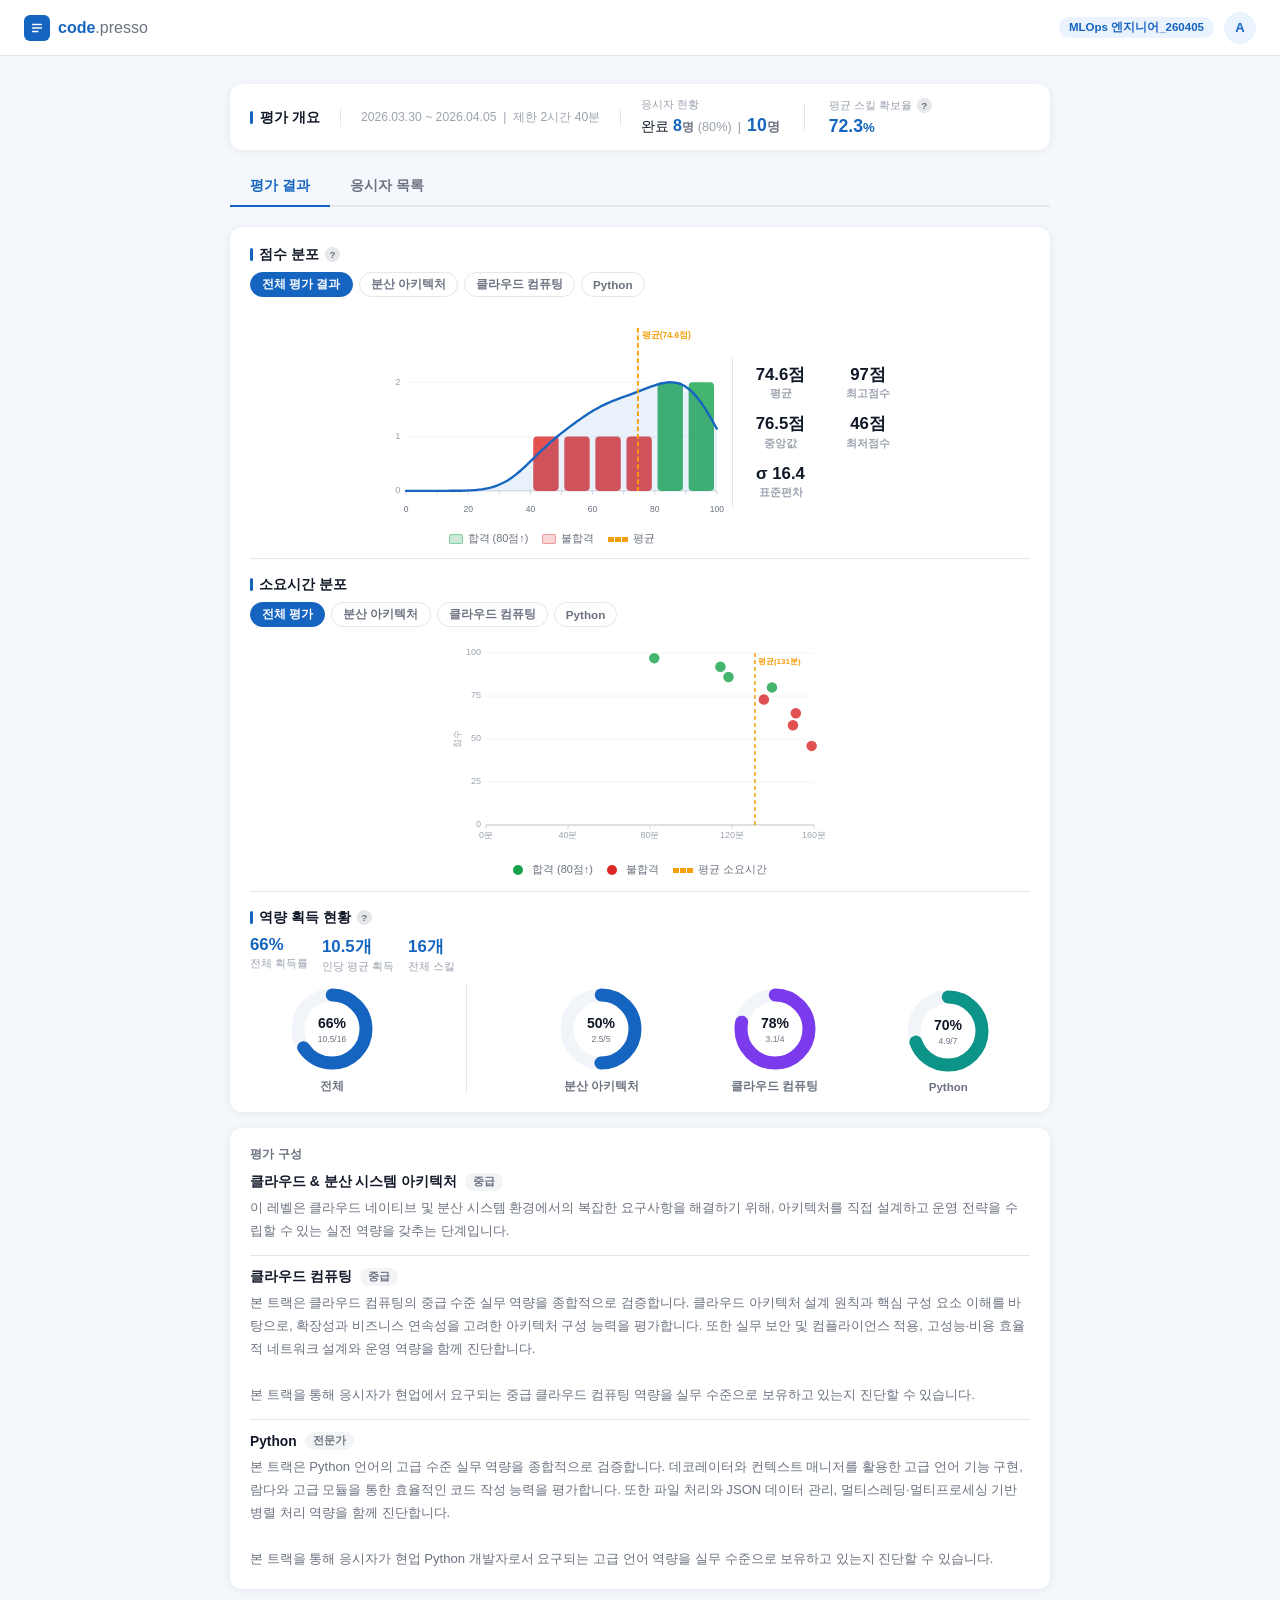
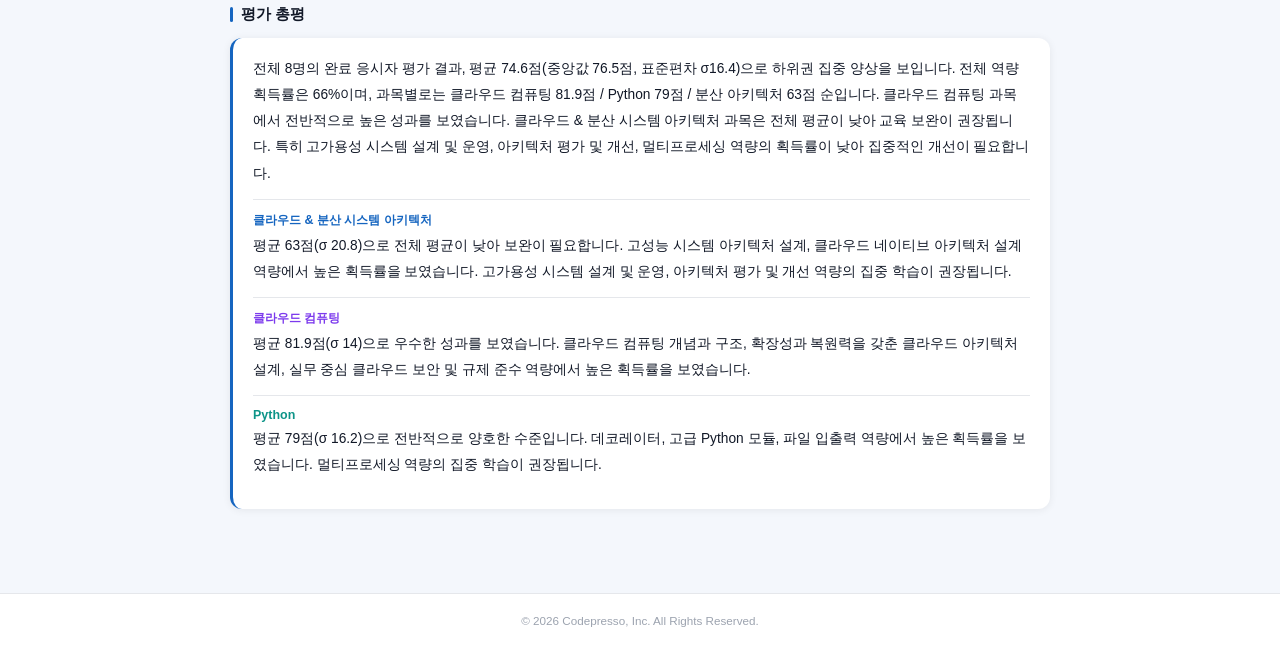
<file: index.html>
<!DOCTYPE html>
<html lang="ko">
<head>
  <meta charset="UTF-8" />
  <meta name="viewport" content="width=device-width, initial-scale=1.0" />
  <title>평가 관리 대시보드 | code.presso</title>
  <link rel="stylesheet" href="css/style.css?v=20260423f" />
</head>
<body>
<div class="app">

  <!-- ─── 탑바 ─── -->
  <nav class="topbar">
    <div class="topbar-brand" onclick="goMain('results')">
      <div class="brand-icon">
        <svg viewBox="0 0 20 20"><path d="M3 4h14v2H3zm0 5h14v2H3zm0 5h9v2H3z"/></svg>
      </div>
      <span class="brand-name">code<span>.presso</span></span>
    </div>
    <div id="breadcrumb" class="breadcrumb"></div>
    <div class="topbar-user">
      <span class="eval-badge" id="eval-badge-name">MLOps 엔지니어_260405</span>
      <div class="avatar">A</div>
    </div>
  </nav>

  <!-- ─── 콘텐츠 ─── -->
  <div class="content-wrap">

    <!-- ══════════════════════════════════
         PAGE 1: 메인 대시보드
    ══════════════════════════════════ -->
    <div id="page-main" class="page active">

      <!-- 평가 개요 바 (인라인 통계 포함) -->
      <div class="eval-overview-bar">
        <div class="eval-overview-title">평가 개요</div>
        <div class="eval-period">2026.03.30 ~ 2026.04.05 &nbsp;|&nbsp; 제한 2시간 40분</div>
        <div class="eval-stats-inline">
          <div class="esi-item">
            <span class="esi-lbl" style="margin-bottom:3px;">응시자 현황</span>
            <div style="display:flex; align-items:baseline; gap:6px; flex-wrap:wrap;">
              <span style="font-size:0.85rem;">완료 <span class="esi-val" id="main-esi-done" style="font-size:1rem;">8<span style="font-size:0.75em;font-weight:600;color:var(--text-sub);">명</span></span> <span id="main-esi-rate-pct" style="font-size:0.8rem; color:var(--text-mute);">(80%)</span></span>
              <span style="font-size:0.8rem; color:var(--text-mute);">|</span>
              <span class="esi-val" id="main-esi-total">10<span style="font-size:0.75em;font-weight:600;color:var(--text-sub);">명</span></span>
            </div>
          </div>
          <div class="esi-divider"></div>
          <div class="esi-item">
            <span class="esi-lbl" style="margin-bottom:3px; display:flex; align-items:center; gap:5px;">평균 스킬 확보율 <span class="info-icon">?<span class="info-tip">완료 응시자 각각의 스킬 확보율을 평균낸 값입니다. 개인별 스킬 확보율은 해당 응시자가 획득한 역량 수를 전체 역량 수로 나눈 비율입니다.</span></span></span>
            <span class="esi-val warn" id="main-esi-rate">71.7<span style="font-size:0.75em;font-weight:600;">%</span></span>
          </div>
        </div>
      </div>

      <!-- 메인 탭 버튼 -->
      <div class="main-tab-nav">
        <button class="main-tab-btn active" id="main-tab-btn-results" onclick="setMainTab('results')">평가 결과</button>
        <button class="main-tab-btn" id="main-tab-btn-examinees" onclick="setMainTab('examinees')">응시자 목록</button>
      </div>

      <!-- 탭 콘텐츠: 평가 결과 -->
      <div id="main-tab-results" class="main-tab-content">
        <!-- 인사이트 통합 카드 -->
        <div class="insight-card" style="margin-bottom:16px;">
          <!-- 점수 분포 + 탭 -->
          <div class="insight-header">점수 분포 <span class="info-icon">?<span class="info-tip">전체 응시자의 점수를 히스토그램으로 시각화합니다. 점선(황색)은 평균, 실선(초록)은 합격선(80점)을 나타냅니다.</span></span></div>
          <div class="ins-tab-group" id="ins-score-tabs"></div>
          <!-- 차트(좌) + 통계(우) -->
          <div style="display:flex; gap:0; align-items:center; justify-content:center;">
            <div class="kde-graph-area">
              <svg id="ins-score-curve" class="chart-svg" height="170" viewBox="0 0 380 170"></svg>
              <div class="kde-legend" style="margin-top:5px; margin-bottom:12px;">
                <div class="kde-legend-item">
                  <span class="kde-leg-bar" style="background:rgba(22,163,74,0.22);border:1px solid rgba(22,163,74,0.4);"></span>합격 (80점↑)
                </div>
                <div class="kde-legend-item">
                  <span class="kde-leg-bar" style="background:rgba(220,38,38,0.18);border:1px solid rgba(220,38,38,0.35);"></span>불합격
                </div>
                <div class="kde-legend-item">
                  <span class="kde-leg-line" style="border-color:#F59E0B; border-style:dashed;"></span>평균
                </div>
              </div>
            </div>
            <div id="ins-score-stats" style="display:flex;"></div>
          </div>
          <!-- 구분선 -->
          <div style="border-top:1px solid var(--border); margin:0 0 16px;"></div>
          <!-- 소요시간 분포 -->
          <div class="insight-header">소요시간 분포</div>
          <div class="ins-tab-group" id="ins-time-tabs"></div>

          <svg id="ins-time-scatter" class="chart-svg" style="margin-bottom:4px;"></svg>
          <div class="kde-legend" style="margin-bottom:14px;">
            <div class="kde-legend-item"><span style="display:inline-block;width:10px;height:10px;border-radius:50%;background:#16A34A;margin-right:4px;"></span>합격 (80점↑)</div>
            <div class="kde-legend-item"><span style="display:inline-block;width:10px;height:10px;border-radius:50%;background:#DC2626;margin-right:4px;"></span>불합격</div>
            <div class="kde-legend-item"><span class="kde-leg-line" style="border-color:#F59E0B;border-style:dashed;"></span>평균 소요시간</div>
          </div>
          <!-- 구분선 -->
          <div style="border-top:1px solid var(--border); margin:0 0 16px;"></div>
          <!-- 하단: 역량 획득 현황 -->
          <div class="insight-header">역량 획득 현황 <span class="info-icon">?<span class="info-tip">응시자별로 각 역량(스킬)을 획득했는지 집계하여 트랙별 도넛 차트로 표시합니다. 도넛 안의 숫자는 인당 평균 획득 역량 수 / 전체 역량 수입니다.</span></span></div>
          <div class="insight-stats" id="ins-skill-stats"></div>
          <div class="donut-row" id="ins-skill-donuts"></div>
        </div>

        <!-- 평가 구성 -->
        <div class="compare-card" style="margin-bottom:16px;" id="ins-eval-config"></div>

        <!-- 평가 총평 (전체 평가 기반) -->
        <div class="sec-title">평가 총평</div>
        <div class="comment-box" id="ins-group-assessment"></div>
      </div>

      <!-- 탭 콘텐츠: 응시자 목록 -->
      <div id="main-tab-examinees" class="main-tab-content" style="display:none;">
        <div class="table-card">
          <div class="table-controls">
            <input type="text" class="search-input" placeholder="이름 또는 이메일 검색" id="search-input" oninput="renderTable()" />
            <div class="filter-tabs">
              <button class="filter-tab active" onclick="setFilter('all',this)">전체</button>
              <button class="filter-tab" onclick="setFilter('completed',this)">완료</button>
              <button class="filter-tab" onclick="setFilter('incomplete',this)">미완료</button>
            </div>
            <select class="sort-select" id="sort-select" onchange="renderTable()">
              <option value="score">점수순</option>
              <option value="rate">스킬확보율순</option>
              <option value="time">소요시간순</option>
            </select>
            <label style="display:flex; align-items:center; gap:6px; font-size:0.8rem; color:var(--text-sub); white-space:nowrap;">
              표시 인원
              <select class="sort-select" id="rows-per-page" onchange="setRowsPerPage(this.value)">
                <option value="5">5명</option>
                <option value="10">10명</option>
                <option value="20">20명</option>
              </select>
            </label>
          </div>
          <table>
            <thead>
              <tr>
                <th>응시자</th>
                <th>상태</th>
                <th>평가일자</th>
                <th>총점</th>
                <th>스킬 확보율</th>
                <th>소요시간</th>
                <th>결과</th>
              </tr>
            </thead>
            <tbody id="examinee-tbody"></tbody>
          </table>
          <div class="pagination">
            <div class="pg-info" id="pg-info"></div>
            <div class="pg-btns" id="pg-btns"></div>
          </div>
        </div>
      </div>

    </div><!-- /page-main -->


    <!-- ══════════════════════════════════
         PAGE 2: 평가자 개인 페이지
    ══════════════════════════════════ -->
    <div id="page-person" class="page">
      <!-- PDF 표지 (print 전용) -->
      <div id="print-cover"></div>

      <button class="back-btn" onclick="goMain('examinees')">← 목록으로</button>

      <!-- 응시자 헤더 -->
      <div class="person-header">
        <div class="person-avatar" id="p-avatar">손</div>
        <div style="flex:1; min-width:0;">
          <div class="person-name" id="p-name">덕인 손</div>
          <div class="person-meta">
            <span id="p-email"></span>
            <span id="p-status"></span>
            <span id="p-date"></span>
          </div>
        </div>
        <button id="pdf-btn" class="behavior-btn" onclick="window.print()">PDF 발급</button>
      </div>

      <!-- 행동 분석 패널 (제거됨 — 모달로 대체) -->

      <!-- 탭 네비게이션 -->
      <div class="person-tab-nav">
        <button class="person-tab-btn active" id="ptab-btn-0" onclick="setPersonTab(0)">결과 요약</button>
        <button class="person-tab-btn" id="ptab-btn-1" onclick="setPersonTab(1)">클라우드 &amp; 분산 시스템</button>
        <button class="person-tab-btn" id="ptab-btn-2" onclick="setPersonTab(2)">클라우드 컴퓨팅</button>
        <button class="person-tab-btn" id="ptab-btn-3" onclick="setPersonTab(3)">Python</button>
      </div>

      <!-- 탭 콘텐츠 (JS로 채워짐) -->
      <div id="ptab-0" class="person-tab-content"></div>
      <div id="ptab-1" class="person-tab-content" style="display:none;"></div>
      <div id="ptab-2" class="person-tab-content" style="display:none;"></div>
      <div id="ptab-3" class="person-tab-content" style="display:none;"></div>
      <div id="ptab-4" class="person-tab-content" style="display:none;"></div>
    </div><!-- /page-person -->


    <!-- ══════════════════════════════════
         PAGE 3: 트랙 세부 내용
    ══════════════════════════════════ -->
    <div id="page-detail" class="page">
      <button class="back-btn" onclick="navigate('person')">← 개인 결과로</button>

      <!-- 세부 요약 카드 4열 -->
      <div class="sec-title" id="d-track-title">트랙 세부 내용</div>
      <div class="summary-4">
        <div class="summary-card">
          <div class="sc-value" id="d-score" style="color:var(--primary);">55<small>/100</small></div>
          <div class="sc-label">트랙 점수</div>
        </div>
        <div class="summary-card">
          <div class="sc-value" id="d-rate" style="color:var(--partial);">47.8<small>%</small></div>
          <div class="sc-label">스킬 확보율</div>
        </div>
        <div class="summary-card">
          <div class="sc-value" id="d-time" style="color:var(--text); font-size:1.5rem;">08:20</div>
          <div class="sc-label">소요시간</div>
        </div>
        <div class="summary-card">
          <div class="sc-value" id="d-vs-avg" style="color:var(--primary);">-</div>
          <div class="sc-label">전체 평균 대비</div>
          <div class="sc-sub" id="d-vs-avg-sub" style="font-size:0.7rem; color:var(--text-mute); margin-top:4px;"></div>
        </div>
      </div>

      <!-- 통계 비교 차트 -->
      <div class="sec-title">통계 비교</div>
      <div class="compare-card">
        <div style="display:flex; gap:16px; flex-wrap:wrap;">
          <div style="flex:1; min-width:180px;">
            <div style="font-size:0.76rem; color:var(--text-sub); margin-bottom:5px;">전체 점수 분포 내 내 위치</div>
            <svg id="d-hist" class="chart-svg" height="90" viewBox="0 0 280 90"></svg>
          </div>
          <div style="flex:1; min-width:180px;">
            <div class="gbar-legend">
              <div class="gbar-legend-item"><div class="gbar-legend-dot" style="background:var(--primary);"></div>나</div>
              <div class="gbar-legend-item"><div class="gbar-legend-dot" style="background:#CBD5E1;"></div>전체 평균</div>
            </div>
            <div style="font-size:0.76rem; color:var(--text-sub); margin-bottom:5px;">역량별 비교 (나 vs 전체 평균)</div>
            <svg id="d-group-bar" class="chart-svg" height="90" viewBox="0 0 280 90"></svg>
          </div>
        </div>
      </div>

      <!-- 평가 총평 -->
      <div class="sec-title">평가 총평</div>
      <div class="comment-box" id="d-assessment"></div>

      <!-- 스킬 레벨 분포 -->
      <div class="level-dist-bar">
        <div class="sec-title" style="margin-bottom:12px;">스킬 레벨 분포</div>
        <div class="level-bar-wrap" id="d-level-bar"></div>
        <div class="level-bar-legend" id="d-level-legend"></div>
      </div>

      <!-- 트랙 설명 -->
      <div class="eval-desc" id="d-track-desc"></div>

      <!-- 스킬별 아코디언 -->
      <div class="sec-title">스킬별 세부 결과</div>
      <div class="skill-accordion" id="d-accordion"></div>
    </div><!-- /page-detail -->

  </div><!-- /content-wrap -->

  <footer>© 2026 Codepresso, Inc. All Rights Reserved.</footer>

  <!-- ── 행동 분석 모달 ── -->
  <div id="behavior-modal" class="bm-overlay" style="display:none;" onclick="closeBehaviorModal(event)">
    <div class="bm-dialog">
      <div class="bm-header">
        <div class="bm-header-left">
          <span class="bm-title">행동 분석</span>
          <span class="bm-subtitle" id="bm-name"></span>
        </div>
        <button class="bm-close" onclick="closeBehaviorModal()">✕</button>
      </div>
      <div class="bm-body">
        <!-- 왼쪽: 동영상 -->
        <div class="bm-video-section">
          <div class="bm-video-screen">
            <div class="bm-video-placeholder">
              <svg viewBox="0 0 48 48" fill="none"><rect x="2" y="8" width="36" height="26" rx="3" stroke="#4B5563" stroke-width="2"/><path d="M38 19l8-5v20l-8-5V19z" stroke="#4B5563" stroke-width="2" stroke-linejoin="round"/><circle cx="20" cy="21" r="3" stroke="#6B7280" stroke-width="1.5"/></svg>
              <p>화면 녹화 영상</p>
            </div>
          </div>
          <div class="bm-video-controls">
            <button class="bm-play-btn" onclick="toggleBmPlay(this)">▶</button>
            <div class="bm-progress-wrap">
              <div class="bm-progress-bar" id="bm-progress-bar"></div>
            </div>
            <span class="bm-time-display" id="bm-time-display">00:00 / 00:00</span>
          </div>
        </div>

        <!-- 오른쪽: 타임라인 -->
        <div class="bm-timeline-section">
          <div class="bm-timeline-title">타임라인</div>
          <div class="bm-timeline-list" id="bm-timeline-list"></div>
        </div>
      </div>
    </div>
  </div>

  <!-- ── 답안 확인 드로어 ── -->
  <div id="answers-overlay" class="answers-overlay" style="display:none;" onclick="closeAnswersDrawer(event)">
    <div class="answers-drawer">
      <div class="answers-drawer-header">
        <div>
          <div class="answers-drawer-title">답안 확인</div>
          <div class="answers-drawer-track" id="answers-drawer-track"></div>
        </div>
        <button class="answers-drawer-close" onclick="closeAnswersDrawer()">✕</button>
      </div>
      <div class="answers-drawer-body" id="answers-drawer-body"></div>
    </div>
  </div>

</div><!-- /app -->

<script src="js/data_example.js?v=20260417a"></script>
<script src="js/data.js?v=20260417a"></script>
<script src="js/charts.js?v=20260417a"></script>
<script src="js/render.js?v=20260417a"></script>
<script src="js/app.js?v=20260417a"></script>
</body>
</html>
</file>
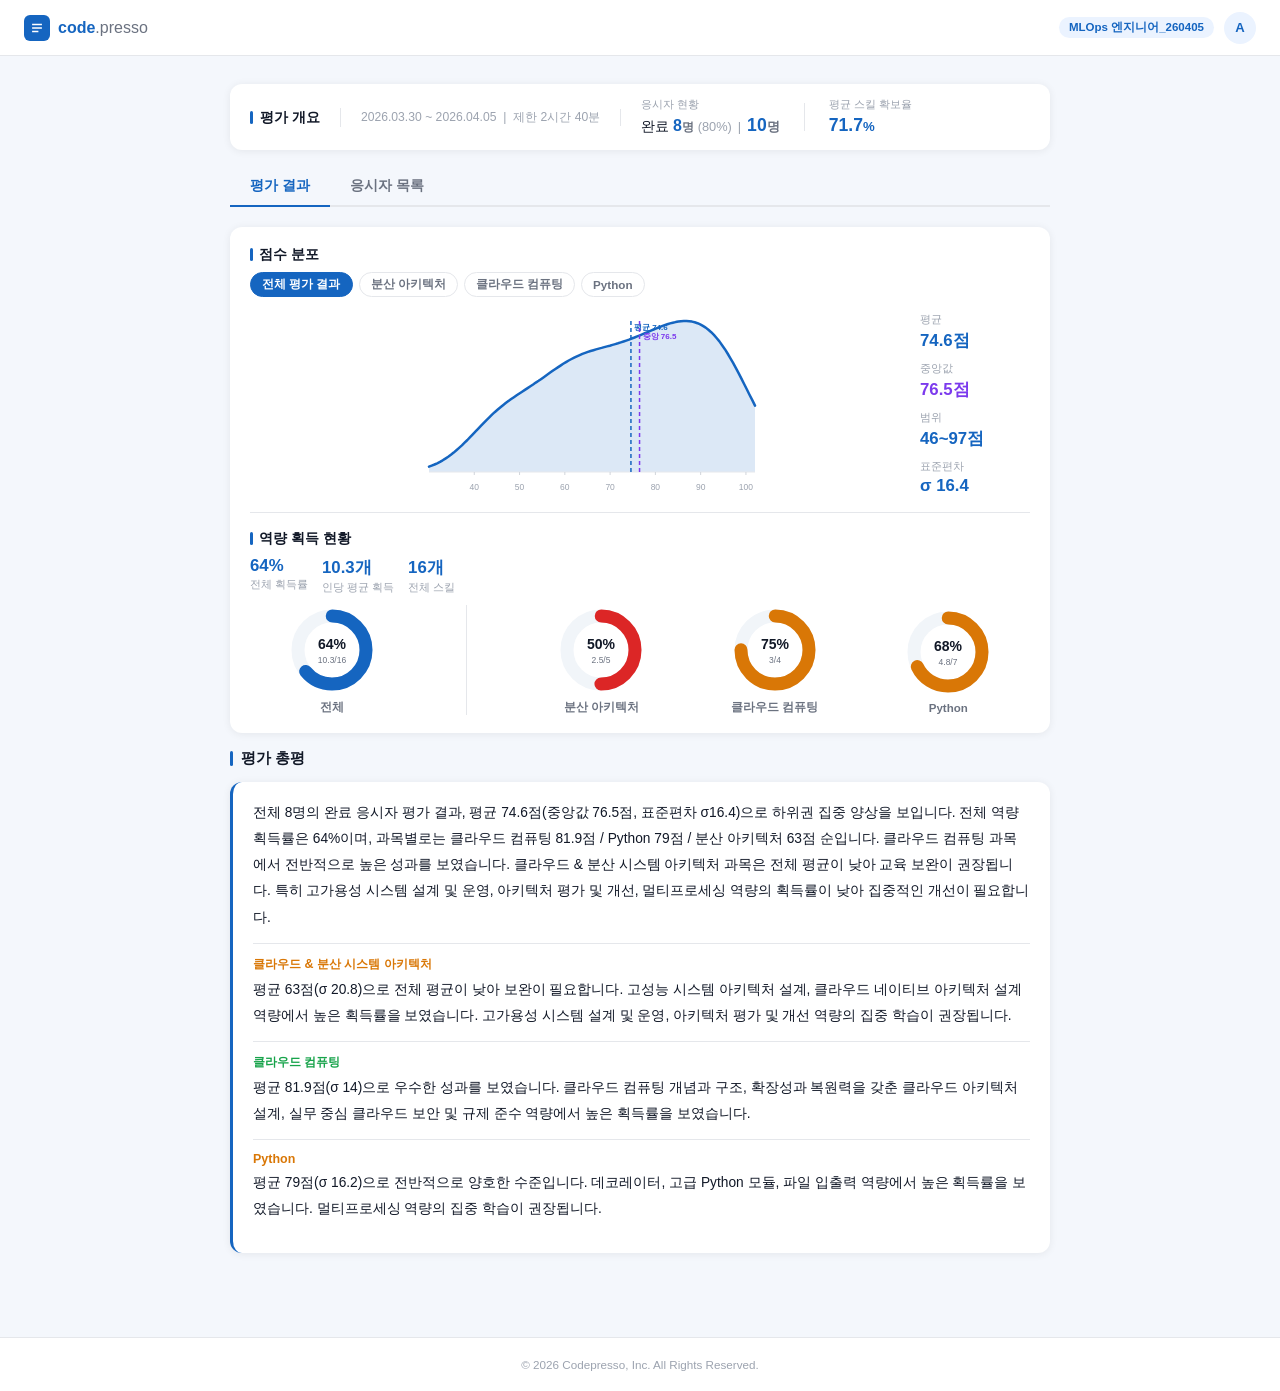
<file: Desktop/GP Report/index.html>
<!DOCTYPE html>
<html lang="ko">
<head>
  <meta charset="UTF-8" />
  <meta name="viewport" content="width=device-width, initial-scale=1.0" />
  <title>평가 관리 대시보드 | code.presso</title>
  <link rel="stylesheet" href="css/style.css" />
</head>
<body>
<div class="app">

  <!-- ─── 탑바 ─── -->
  <nav class="topbar">
    <div class="topbar-brand" onclick="navigate('main')">
      <div class="brand-icon">
        <svg viewBox="0 0 20 20"><path d="M3 4h14v2H3zm0 5h14v2H3zm0 5h9v2H3z"/></svg>
      </div>
      <span class="brand-name">code<span>.presso</span></span>
    </div>
    <div id="breadcrumb" class="breadcrumb"></div>
    <div class="topbar-user">
      <span class="eval-badge" id="eval-badge-name">MLOps 엔지니어_260405</span>
      <div class="avatar">A</div>
    </div>
  </nav>

  <!-- ─── 콘텐츠 ─── -->
  <div class="content-wrap">

    <!-- ══════════════════════════════════
         PAGE 1: 메인 대시보드
    ══════════════════════════════════ -->
    <div id="page-main" class="page active">

      <!-- 평가 개요 바 (인라인 통계 포함) -->
      <div class="eval-overview-bar">
        <div class="eval-overview-title">평가 개요</div>
        <div class="eval-period">2026.03.30 ~ 2026.04.05 &nbsp;|&nbsp; 제한 2시간 40분</div>
        <div class="eval-stats-inline">
          <div class="esi-item">
            <span class="esi-lbl" style="margin-bottom:3px;">응시자 현황</span>
            <div style="display:flex; align-items:baseline; gap:6px; flex-wrap:wrap;">
              <span style="font-size:0.85rem;">완료 <span class="esi-val" id="main-esi-done" style="font-size:1rem;">8<span style="font-size:0.75em;font-weight:600;color:var(--text-sub);">명</span></span> <span id="main-esi-rate-pct" style="font-size:0.8rem; color:var(--text-mute);">(80%)</span></span>
              <span style="font-size:0.8rem; color:var(--text-mute);">|</span>
              <span class="esi-val" id="main-esi-total">10<span style="font-size:0.75em;font-weight:600;color:var(--text-sub);">명</span></span>
            </div>
          </div>
          <div class="esi-divider"></div>
          <div class="esi-item">
            <span class="esi-lbl" style="margin-bottom:3px;">평균 스킬 확보율</span>
            <span class="esi-val warn" id="main-esi-rate">71.7<span style="font-size:0.75em;font-weight:600;">%</span></span>
          </div>
        </div>
      </div>

      <!-- 메인 탭 버튼 -->
      <div class="main-tab-nav">
        <button class="main-tab-btn active" id="main-tab-btn-results" onclick="setMainTab('results')">평가 결과</button>
        <button class="main-tab-btn" id="main-tab-btn-examinees" onclick="setMainTab('examinees')">응시자 목록</button>
      </div>

      <!-- 탭 콘텐츠: 평가 결과 -->
      <div id="main-tab-results" class="main-tab-content">
        <!-- 인사이트 통합 카드 -->
        <div class="insight-card" style="margin-bottom:16px;">
          <!-- 점수 분포 + 탭 -->
          <div class="insight-header">점수 분포</div>
          <div class="ins-tab-group" id="ins-score-tabs"></div>
          <!-- 차트(좌) + 통계(우) -->
          <div style="display:flex; gap:8px; align-items:flex-start; margin-bottom:16px;">
            <div style="flex:1; min-width:0;">
              <svg id="ins-score-curve" class="chart-svg" height="130" viewBox="0 0 360 130"></svg>
            </div>
            <div id="ins-score-stats" style="display:flex; flex-direction:column; gap:10px; min-width:110px; padding-top:6px;"></div>
          </div>
          <!-- 구분선 -->
          <div style="border-top:1px solid var(--border); margin:0 0 16px;"></div>
          <!-- 하단: 역량 획득 현황 -->
          <div class="insight-header">역량 획득 현황</div>
          <div class="insight-stats" id="ins-skill-stats"></div>
          <div class="donut-row" id="ins-skill-donuts"></div>
        </div>

        <!-- 평가 총평 (전체 평가 기반) -->
        <div class="sec-title">평가 총평</div>
        <div class="comment-box" id="ins-group-assessment"></div>
      </div>

      <!-- 탭 콘텐츠: 응시자 목록 -->
      <div id="main-tab-examinees" class="main-tab-content" style="display:none;">
        <div class="table-card">
          <div class="table-controls">
            <input type="text" class="search-input" placeholder="🔍  이름 또는 이메일 검색" id="search-input" oninput="renderTable()" />
            <div class="filter-tabs">
              <button class="filter-tab active" onclick="setFilter('all',this)">전체</button>
              <button class="filter-tab" onclick="setFilter('completed',this)">완료</button>
              <button class="filter-tab" onclick="setFilter('incomplete',this)">미완료</button>
            </div>
            <select class="sort-select" id="sort-select" onchange="renderTable()">
              <option value="score">점수순</option>
              <option value="rate">스킬확보율순</option>
              <option value="time">소요시간순</option>
            </select>
          </div>
          <table>
            <thead>
              <tr>
                <th>응시자</th>
                <th>상태</th>
                <th>총점</th>
                <th>스킬 확보율</th>
                <th>소요시간</th>
                <th></th>
              </tr>
            </thead>
            <tbody id="examinee-tbody"></tbody>
          </table>
          <div class="pagination">
            <div class="pg-info" id="pg-info"></div>
            <div class="pg-btns" id="pg-btns"></div>
          </div>
        </div>
      </div>

    </div><!-- /page-main -->


    <!-- ══════════════════════════════════
         PAGE 2: 평가자 개인 페이지
    ══════════════════════════════════ -->
    <div id="page-person" class="page">
      <button class="back-btn" onclick="navigate('main')">← 목록으로</button>

      <!-- 응시자 헤더 -->
      <div class="person-header">
        <div class="person-avatar" id="p-avatar">손</div>
        <div style="flex:1; min-width:0;">
          <div class="person-name" id="p-name">덕인 손</div>
          <div class="person-meta">
            <span id="p-email"></span>
            <span id="p-status"></span>
            <span id="p-date"></span>
            <span id="p-time-meta"></span>
          </div>
        </div>
        <button class="behavior-btn" onclick="toggleBehaviorPanel()">행동 분석</button>
      </div>

      <!-- 행동 분석 패널 -->
      <div class="behavior-panel" id="behavior-panel" style="display:none;">
        <span class="behavior-panel-label">행동 분석</span>
        <button class="behavior-action-btn">영상</button>
        <button class="behavior-action-btn">타임라인</button>
      </div>

      <!-- 탭 네비게이션 -->
      <div class="person-tab-nav">
        <button class="person-tab-btn active" id="ptab-btn-0" onclick="setPersonTab(0)">결과 요약</button>
        <button class="person-tab-btn" id="ptab-btn-1" onclick="setPersonTab(1)">클라우드 &amp; 분산 시스템</button>
        <button class="person-tab-btn" id="ptab-btn-2" onclick="setPersonTab(2)">클라우드 컴퓨팅</button>
        <button class="person-tab-btn" id="ptab-btn-3" onclick="setPersonTab(3)">Python</button>
      </div>

      <!-- 탭 콘텐츠 (JS로 채워짐) -->
      <div id="ptab-0" class="person-tab-content"></div>
      <div id="ptab-1" class="person-tab-content" style="display:none;"></div>
      <div id="ptab-2" class="person-tab-content" style="display:none;"></div>
      <div id="ptab-3" class="person-tab-content" style="display:none;"></div>
    </div><!-- /page-person -->


    <!-- ══════════════════════════════════
         PAGE 3: 트랙 세부 내용
    ══════════════════════════════════ -->
    <div id="page-detail" class="page">
      <button class="back-btn" onclick="navigate('person')">← 개인 결과로</button>

      <!-- 세부 요약 카드 4열 -->
      <div class="sec-title" id="d-track-title">트랙 세부 내용</div>
      <div class="summary-4">
        <div class="summary-card">
          <div class="sc-icon">📝</div>
          <div class="sc-value" id="d-score" style="color:var(--primary);">55<small>/100</small></div>
          <div class="sc-label">트랙 점수</div>
        </div>
        <div class="summary-card">
          <div class="sc-icon">💡</div>
          <div class="sc-value" id="d-rate" style="color:var(--partial);">47.8<small>%</small></div>
          <div class="sc-label">스킬 확보율</div>
        </div>
        <div class="summary-card">
          <div class="sc-icon">⏱</div>
          <div class="sc-value" id="d-time" style="color:var(--text); font-size:1.5rem;">08:20</div>
          <div class="sc-label">소요시간</div>
        </div>
        <div class="summary-card">
          <div class="sc-icon">📊</div>
          <div class="sc-value" id="d-vs-avg" style="color:var(--primary);">-</div>
          <div class="sc-label">전체 평균 대비</div>
          <div class="sc-sub" id="d-vs-avg-sub" style="font-size:0.7rem; color:var(--text-mute); margin-top:4px;"></div>
        </div>
      </div>

      <!-- 통계 비교 차트 -->
      <div class="sec-title">통계 비교</div>
      <div class="compare-card">
        <div style="display:flex; gap:16px; flex-wrap:wrap;">
          <div style="flex:1; min-width:180px;">
            <div style="font-size:0.76rem; color:var(--text-sub); margin-bottom:5px;">전체 점수 분포 내 내 위치</div>
            <svg id="d-hist" class="chart-svg" height="90" viewBox="0 0 280 90"></svg>
          </div>
          <div style="flex:1; min-width:180px;">
            <div class="gbar-legend">
              <div class="gbar-legend-item"><div class="gbar-legend-dot" style="background:var(--primary);"></div>나</div>
              <div class="gbar-legend-item"><div class="gbar-legend-dot" style="background:#CBD5E1;"></div>전체 평균</div>
            </div>
            <div style="font-size:0.76rem; color:var(--text-sub); margin-bottom:5px;">역량별 비교 (나 vs 전체 평균)</div>
            <svg id="d-group-bar" class="chart-svg" height="90" viewBox="0 0 280 90"></svg>
          </div>
        </div>
      </div>

      <!-- 평가 총평 -->
      <div class="sec-title">평가 총평</div>
      <div class="comment-box" id="d-assessment"></div>

      <!-- 스킬 레벨 분포 -->
      <div class="level-dist-bar">
        <div class="sec-title" style="margin-bottom:12px;">스킬 레벨 분포</div>
        <div class="level-bar-wrap" id="d-level-bar"></div>
        <div class="level-bar-legend" id="d-level-legend"></div>
      </div>

      <!-- 트랙 설명 -->
      <div class="eval-desc" id="d-track-desc"></div>

      <!-- 스킬별 아코디언 -->
      <div class="sec-title">스킬별 세부 결과</div>
      <div class="skill-accordion" id="d-accordion"></div>
    </div><!-- /page-detail -->

  </div><!-- /content-wrap -->

  <footer>© 2026 Codepresso, Inc. All Rights Reserved.</footer>
</div><!-- /app -->

<script src="js/data.js?v=20260409k"></script>
<script src="js/charts.js?v=20260409k"></script>
<script src="js/render.js?v=20260409k"></script>
<script src="js/app.js?v=20260409k"></script>
</body>
</html>
</file>
<file: css/style.css>
*, *::before, *::after { box-sizing: border-box; margin: 0; padding: 0; }

:root {
  --primary:       #1565C0;
  --primary-light: #1976D2;
  --primary-bg:    #EBF3FF;
  --acquired:      #16A34A;
  --acquired-bg:   #DCFCE7;
  --partial:       #D97706;
  --partial-bg:    #FEF3C7;
  --missing:       #DC2626;
  --missing-bg:    #FEE2E2;
  --bg:            #F4F7FC;
  --card:          #FFFFFF;
  --text:          #111827;
  --text-sub:      #6B7280;
  --text-mute:     #9CA3AF;
  --border:        #E5E7EB;
  --shadow:        0 1px 8px rgba(0,0,0,0.07);
  --shadow-md:     0 4px 20px rgba(0,0,0,0.10);
  --radius:        12px;
  --radius-sm:     8px;
}

body {
  font-family: 'Segoe UI', 'Apple SD Gothic Neo', sans-serif;
  background: var(--bg);
  color: var(--text);
  min-height: 100vh;
}

/* ── 공통 레이아웃 ── */
.app { min-height: 100vh; display: flex; flex-direction: column; }

/* ── 탑바 ── */
.topbar {
  background: #fff;
  border-bottom: 1px solid var(--border);
  padding: 0 24px;
  height: 56px;
  display: flex; align-items: center; justify-content: space-between;
  position: sticky; top: 0; z-index: 100;
}
.topbar-brand { display: flex; align-items: center; gap: 8px; cursor: pointer; }
.brand-icon {
  width: 26px; height: 26px; border-radius: 6px;
  background: var(--primary);
  display: flex; align-items: center; justify-content: center;
}
.brand-icon svg { width: 14px; height: 14px; fill: white; }
.brand-name { font-size: 1rem; font-weight: 700; color: var(--primary); }
.brand-name span { font-weight: 400; color: var(--text-sub); }
.breadcrumb {
  display: flex; align-items: center; gap: 6px;
  font-size: 0.82rem; color: var(--text-sub);
}
.crumb-link { color: var(--primary); cursor: pointer; font-weight: 500; }
.crumb-link:hover { text-decoration: underline; }
.crumb-sep { color: var(--text-mute); }
.topbar-user { display: flex; align-items: center; gap: 10px; }
.eval-badge {
  background: var(--primary-bg); color: var(--primary);
  font-size: 0.72rem; font-weight: 600;
  padding: 3px 10px; border-radius: 99px;
}
.avatar {
  width: 32px; height: 32px; border-radius: 50%;
  background: var(--primary-bg);
  color: var(--primary); font-weight: 700; font-size: 0.82rem;
  display: flex; align-items: center; justify-content: center;
}

/* ── 콘텐츠 래퍼 (세로 중앙 정렬, 최대 너비 860px) ── */
.content-wrap {
  flex: 1;
  max-width: 860px;
  width: 100%;
  margin: 0 auto;
  padding: 28px 20px 60px;
}

/* ── 페이지 전환 ── */
.page { display: none; }
.page.active { display: block; }

/* ── 섹션 타이틀 ── */
.sec-title {
  font-size: 0.92rem; font-weight: 700; color: var(--text);
  display: flex; align-items: center; gap: 8px;
  margin-bottom: 14px;
}
.sec-title::before {
  content: '';
  display: inline-block; width: 3px; height: 15px;
  background: var(--primary); border-radius: 2px;
}
.sec-divider {
  display: flex; align-items: center; justify-content: space-between;
  margin-bottom: 14px;
}

/* ── 뱃지 ── */
.badge {
  display: inline-flex; align-items: center; gap: 4px;
  padding: 3px 10px; border-radius: 99px;
  font-size: 0.72rem; font-weight: 700;
}
.badge-acquired  { background: var(--acquired-bg);  color: var(--acquired); }
.badge-partial   { background: var(--partial-bg);   color: var(--partial); }
.badge-missing   { background: var(--missing-bg);   color: var(--missing); }
.badge-complete  { background: var(--primary-bg);   color: var(--primary); }
.badge-level     { background: #F3F4F6; color: var(--text-sub); font-size: 0.68rem; padding: 2px 8px; }

/* ── 핵심 지표 카드 (Hero Stats) ── */
.hero-cards {
  display: grid;
  grid-template-columns: repeat(4, 1fr);
  gap: 14px;
  margin-bottom: 24px;
}
.hero-cards-2 {
  grid-template-columns: repeat(2, 1fr);
}
.hero-card {
  background: var(--card);
  border-radius: var(--radius);
  padding: 20px 18px;
  box-shadow: var(--shadow);
  text-align: center;
}
.hero-card-icon { font-size: 1.3rem; margin-bottom: 6px; }
.hero-card-value {
  font-size: 2.2rem; font-weight: 900; line-height: 1;
  margin-bottom: 5px; color: var(--primary);
}
.hero-card-value.warn { color: var(--partial); }
.hero-card-value.good { color: var(--acquired); }
.hero-card-value small { font-size: 1rem; font-weight: 500; color: var(--text-sub); }
.hero-card-label { font-size: 0.76rem; color: var(--text-sub); font-weight: 500; }
.hero-card-sub   { font-size: 0.72rem; color: var(--text-mute); margin-top: 4px; }

/* ── 트랙 카드 (수직 레이아웃) ── */
.track-list { display: flex; flex-direction: column; gap: 14px; margin-bottom: 24px; }
.track-card {
  background: var(--card);
  border-radius: var(--radius);
  box-shadow: var(--shadow);
  overflow: hidden;
  border-left: 4px solid transparent;
  transition: box-shadow 0.15s;
}
.track-card:hover { box-shadow: var(--shadow-md); }
.track-card-header {
  padding: 16px 20px;
  display: flex; align-items: center; gap: 14px;
  cursor: pointer;
}
.track-icon {
  width: 40px; height: 40px; border-radius: 10px;
  display: flex; align-items: center; justify-content: center;
  font-size: 1.2rem; flex-shrink: 0;
}
.track-info { flex: 1; min-width: 0; }
.track-name { font-size: 0.92rem; font-weight: 700; margin-bottom: 3px; }
.track-meta { display: flex; align-items: center; gap: 8px; flex-wrap: wrap; }
.track-score-block { text-align: right; flex-shrink: 0; }
.track-score-num {
  font-size: 2rem; font-weight: 900; line-height: 1;
}
.track-score-num small { font-size: 0.85rem; font-weight: 500; color: var(--text-sub); }
.track-score-label { font-size: 0.72rem; color: var(--text-sub); }

/* 스킬 확보율 바 */
.skill-rate-row {
  padding: 0 20px 16px;
  display: flex; align-items: center; gap: 12px;
}
.skill-rate-label { font-size: 0.78rem; color: var(--text-sub); width: 72px; flex-shrink: 0; }
.prog-bg {
  flex: 1; height: 8px; background: #F3F4F6;
  border-radius: 99px; overflow: hidden;
}
.prog-fill { height: 100%; border-radius: 99px; transition: width 0.8s ease; }
.skill-rate-val { font-size: 0.82rem; font-weight: 700; width: 46px; text-align: right; flex-shrink: 0; }

/* 스킬 칩 */
.skill-chips {
  padding: 0 20px 16px;
  display: flex; flex-wrap: wrap; gap: 6px;
}
.skill-chip {
  display: inline-flex; align-items: center; gap: 4px;
  padding: 4px 10px;
  border-radius: 99px;
  font-size: 0.75rem; font-weight: 600;
  white-space: nowrap;
}

/* 세부보기 버튼 */
.track-detail-btn {
  margin: 0 20px 16px;
  padding: 8px 0;
  width: calc(100% - 40px);
  border: 1px solid var(--border);
  border-radius: var(--radius-sm);
  background: transparent; color: var(--primary);
  font-size: 0.8rem; font-weight: 600;
  cursor: pointer; transition: background 0.12s;
}
.track-detail-btn:hover { background: var(--primary-bg); }

/* ── 메인 페이지 테이블 ── */
.table-card {
  background: var(--card);
  border-radius: var(--radius);
  box-shadow: var(--shadow);
  padding: 20px;
  margin-bottom: 24px;
  overflow-x: auto;
}
.table-controls {
  display: flex; gap: 10px; align-items: center;
  margin-bottom: 14px; flex-wrap: wrap;
}
.search-input {
  flex: 1; min-width: 160px; max-width: 260px;
  height: 34px;
  border: 1px solid var(--border); border-radius: var(--radius-sm);
  padding: 0 10px; font-size: 0.83rem; outline: none;
}
.search-input:focus { border-color: var(--primary); }
.filter-tabs {
  display: flex;
  border: 1px solid var(--border); border-radius: var(--radius-sm);
  overflow: hidden;
}
.filter-tab {
  padding: 5px 12px; font-size: 0.78rem; font-weight: 500;
  border: none; background: #fff; color: var(--text-sub);
  cursor: pointer; transition: background 0.12s;
}
.filter-tab.active { background: var(--primary); color: #fff; }
.sort-select {
  height: 34px; font-size: 0.8rem;
  border: 1px solid var(--border); border-radius: var(--radius-sm);
  padding: 0 8px; background: #fff; outline: none; cursor: pointer;
}
table { width: 100%; border-collapse: collapse; min-width: 560px; }
thead tr { border-bottom: 2px solid var(--border); }
th {
  text-align: left; font-size: 0.76rem; font-weight: 600;
  color: var(--text-sub); padding: 8px 10px 10px;
}
td { padding: 12px 10px; font-size: 0.84rem; border-bottom: 1px solid #F9FAFB; vertical-align: middle; }
tbody tr { transition: background 0.1s; }
tbody tr:hover { background: #F8FBFF; }
tbody tr:last-child td { border-bottom: none; }
.td-btn {
  padding: 5px 12px;
  border: 1px solid var(--primary); border-radius: 6px;
  background: transparent; color: var(--primary);
  font-size: 0.78rem; font-weight: 600; cursor: pointer;
  transition: background 0.12s;
}
.td-btn:hover { background: var(--primary-bg); }
.td-expand-btn {
  margin-left: 4px; padding: 5px 8px;
  border: 1px solid var(--border); border-radius: 6px;
  background: transparent; color: var(--text-sub);
  font-size: 0.72rem; cursor: pointer; transition: background 0.12s;
}
.td-expand-btn:hover { background: var(--bg); }
.track-detail-row td { padding: 0 !important; }
.track-detail-table {
  width: 100%; border-collapse: collapse; font-size: 0.82rem;
  border-top: 2px solid var(--primary-bg);
}
.track-detail-table thead tr { background: #F0F5FF; }
.track-detail-table th {
  padding: 10px 16px; text-align: center; font-size: 0.7rem;
  font-weight: 700; color: var(--text-sub); white-space: nowrap;
  letter-spacing: 0.03em; text-transform: uppercase;
}
.track-detail-table tbody tr { background: #fff; transition: background 0.1s; }
.track-detail-table tbody tr:hover { background: #F8FBFF; }
.track-detail-table td {
  padding: 13px 16px; border-top: 1px solid #F3F4F6;
  white-space: nowrap; color: var(--text); vertical-align: middle;
  line-height: 1.5; text-align: center;
}

/* ── 개인 페이지 헤더 ── */
.person-header {
  background: var(--card);
  border-radius: var(--radius);
  padding: 20px 22px;
  box-shadow: var(--shadow);
  margin-bottom: 24px;
  display: flex; align-items: center; gap: 16px;
}
.person-avatar {
  width: 50px; height: 50px; border-radius: 50%;
  background: var(--primary-bg); color: var(--primary);
  font-size: 1.3rem; font-weight: 800;
  display: flex; align-items: center; justify-content: center; flex-shrink: 0;
}
.person-name { font-size: 1.2rem; font-weight: 800; margin-bottom: 4px; }
.person-meta { font-size: 0.8rem; color: var(--text-sub); display: flex; gap: 12px; flex-wrap: wrap; }

/* ── 트랙 세부 요약 카드 ── */
.summary-3 {
  display: grid; grid-template-columns: repeat(3, 1fr);
  gap: 14px; margin-bottom: 24px;
}
.summary-card {
  background: var(--card); border-radius: var(--radius);
  padding: 18px; box-shadow: var(--shadow); text-align: center;
}
.sc-icon { font-size: 1.2rem; margin-bottom: 6px; }
.sc-value {
  font-size: 1.9rem; font-weight: 900; line-height: 1;
  margin-bottom: 4px;
}
.sc-value small { font-size: 0.9rem; font-weight: 500; color: var(--text-sub); }
.sc-label { font-size: 0.74rem; color: var(--text-sub); font-weight: 500; }

/* ── 스킬 레벨 분포 바 ── */
.level-dist-bar {
  background: var(--card); border-radius: var(--radius);
  padding: 18px 20px; box-shadow: var(--shadow);
  margin-bottom: 24px;
}
.level-bar-wrap {
  display: flex; height: 18px; border-radius: 99px;
  overflow: hidden; margin-bottom: 10px;
}
.level-bar-seg { transition: width 0.7s ease; }
.level-bar-legend {
  display: flex; gap: 16px; flex-wrap: wrap;
}
.legend-item {
  display: flex; align-items: center; gap: 5px;
  font-size: 0.78rem; color: var(--text-sub);
}
.legend-dot { width: 9px; height: 9px; border-radius: 50%; flex-shrink: 0; }

/* ── 스킬 아코디언 ── */
.skill-accordion { display: flex; flex-direction: column; gap: 8px; margin-bottom: 24px; }
.acc-item {
  background: var(--card); border-radius: var(--radius);
  box-shadow: var(--shadow); overflow: hidden;
}
.acc-header {
  padding: 14px 18px;
  display: flex; align-items: center; gap: 12px;
  cursor: pointer; user-select: none;
  transition: background 0.1s;
}
.acc-header:hover { background: #FAFBFF; }
.acc-title { flex: 1; font-size: 0.88rem; font-weight: 600; }
.acc-right { display: flex; align-items: center; gap: 10px; }
.acc-score { font-size: 0.8rem; color: var(--text-sub); }
.acc-arrow { font-size: 0.65rem; color: var(--text-mute); transition: transform 0.2s; }
.acc-header.open .acc-arrow { transform: rotate(180deg); }
.acc-body {
  max-height: 0; overflow: hidden;
  transition: max-height 0.3s ease;
}
.acc-body.open { max-height: 300px; }
.acc-inner {
  padding: 0 18px 16px;
  font-size: 0.83rem; line-height: 1.75; color: var(--text-sub);
  background: #FAFBFF;
  border-top: 1px solid var(--border);
}

/* ── 비교 차트 (내 점수 vs 전체) ── */
.compare-card {
  background: var(--card); border-radius: var(--radius);
  padding: 18px 20px; box-shadow: var(--shadow);
  margin-bottom: 24px;
}
.compare-row {
  display: flex; align-items: center; gap: 10px;
  margin-bottom: 12px;
}
.compare-label { width: 80px; font-size: 0.78rem; color: var(--text-sub); flex-shrink: 0; }
.compare-bars { flex: 1; display: flex; flex-direction: column; gap: 4px; }
.cbar-row { display: flex; align-items: center; gap: 6px; font-size: 0.72rem; }
.cbar-name { width: 24px; color: var(--text-mute); font-weight: 600; }
.cbar-bg { flex: 1; height: 7px; background: #F3F4F6; border-radius: 99px; overflow: hidden; }
.cbar-fill { height: 100%; border-radius: 99px; }
.cbar-val { width: 32px; text-align: right; font-weight: 700; }

/* ── 레이더 차트 카드 ── */
.radar-card {
  background: var(--card); border-radius: var(--radius);
  padding: 18px 20px; box-shadow: var(--shadow);
  margin-bottom: 24px;
}
.radar-inner { display: flex; gap: 24px; align-items: center; flex-wrap: wrap; }
svg.radar-svg { flex-shrink: 0; }
.radar-legend { display: flex; flex-direction: column; gap: 10px; min-width: 160px; }
.radar-legend-item {
  display: flex; align-items: center; gap: 10px;
}
.rl-dot { width: 10px; height: 10px; border-radius: 50%; flex-shrink: 0; }
.rl-name { font-size: 0.8rem; font-weight: 600; flex: 1; }
.rl-val { font-size: 0.85rem; font-weight: 800; }

/* ── 뒤로 버튼 ── */
.back-btn {
  display: inline-flex; align-items: center; gap: 5px;
  padding: 6px 12px;
  border: 1px solid var(--border); border-radius: var(--radius-sm);
  background: #fff; color: var(--text-sub);
  font-size: 0.8rem; font-weight: 500;
  cursor: pointer; transition: background 0.1s;
  margin-bottom: 18px;
}
.back-btn:hover { background: var(--bg); color: var(--text); }

/* ── 평가 설명 텍스트 ── */
.eval-desc {
  background: var(--card); border-radius: var(--radius);
  padding: 16px 18px; box-shadow: var(--shadow);
  margin-bottom: 24px;
  font-size: 0.83rem; line-height: 1.75; color: var(--text-sub);
  border-left: 3px solid var(--primary);
}

/* ── 페이지네이션 ── */
.pagination {
  display: flex; align-items: center; justify-content: space-between;
  margin-top: 14px; padding-top: 14px;
  border-top: 1px solid var(--border);
}
.pg-info { font-size: 0.78rem; color: var(--text-sub); }
.pg-btns { display: flex; gap: 3px; }
.pg-btn {
  width: 30px; height: 30px;
  border: 1px solid var(--border); border-radius: 6px;
  background: #fff; color: var(--text-sub);
  font-size: 0.8rem; cursor: pointer;
  display: flex; align-items: center; justify-content: center;
}
.pg-btn.active { background: var(--primary); color: #fff; border-color: var(--primary); font-weight: 700; }
.pg-btn:hover:not(.active) { background: var(--bg); }

/* ── 푸터 ── */
footer {
  text-align: center; padding: 20px;
  font-size: 0.73rem; color: var(--text-mute);
  border-top: 1px solid var(--border); background: #fff;
}

/* ── 인사이트 그리드 ── */
.insight-grid {
  display: grid; grid-template-columns: 1fr 1fr;
  gap: 14px; margin-bottom: 24px;
}
.insight-card {
  background: var(--card); border-radius: var(--radius);
  box-shadow: var(--shadow); padding: 18px 20px;
}
.insight-header {
  font-size: 0.88rem; font-weight: 700; color: var(--text);
  margin-bottom: 8px;
  display: flex; align-items: center; gap: 6px;
}
.insight-header::before {
  content: ''; display: inline-block; width: 3px; height: 13px;
  background: var(--primary); border-radius: 2px; flex-shrink: 0;
}
.time-chart-label {
  font-size: 0.75rem; font-weight: 700; color: var(--text-sub);
  margin: 0 0 6px; padding: 3px 8px;
  background: var(--bg); border-radius: 4px; display: inline-block;
}
.insight-stats {
  display: flex; gap: 14px; flex-wrap: wrap; margin-bottom: 10px;
}
.ins-stat { display: flex; flex-direction: column; gap: 2px; }
.ins-stat-val { font-size: 1.05rem; font-weight: 800; color: var(--primary); }
.ins-stat-val.good { color: var(--acquired); }
.ins-stat-val.warn { color: var(--partial); }
.ins-stat-val.miss { color: var(--missing); }
.ins-stat-lbl { font-size: 0.68rem; color: var(--text-mute); }
.chart-svg { width: 100%; display: block; overflow: visible; }

/* ── 코멘트/총평 박스 ── */
.comment-box {
  background: var(--card); border-radius: var(--radius);
  padding: 18px 20px; box-shadow: var(--shadow);
  margin-bottom: 24px; border-left: 3px solid var(--primary);
}
.comment-text {
  font-size: 0.86rem; line-height: 1.9; color: var(--text);
  margin-bottom: 12px;
}
.tag-section-lbl { font-size: 0.72rem; font-weight: 700; color: var(--text-sub); margin-bottom: 6px; }
.tag-group { display: flex; flex-wrap: wrap; gap: 7px; margin-bottom: 10px; }
.tag {
  display: inline-flex; align-items: center; gap: 4px;
  padding: 4px 11px; border-radius: 99px;
  font-size: 0.74rem; font-weight: 600;
}
.tag-strength { background: var(--acquired-bg); color: var(--acquired); }
.tag-improve  { background: var(--partial-bg);  color: var(--partial);  }

/* ── summary-4 (세부 페이지 카드 4열) ── */
.summary-4 {
  display: grid; grid-template-columns: repeat(4, 1fr);
  gap: 14px; margin-bottom: 24px;
}

/* ── 그룹 바 범례 ── */
.gbar-legend { display: flex; gap: 14px; margin-bottom: 6px; }
.gbar-legend-item { display: flex; align-items: center; gap: 5px; font-size: 0.72rem; color: var(--text-sub); }
.gbar-legend-dot { width: 10px; height: 10px; border-radius: 3px; }

/* ── 과목별 점수 바 ── */
.track-score-bar {
  display: flex; align-items: center; gap: 10px; margin-bottom: 10px;
}
.tsb-label { font-size: 0.78rem; color: var(--text-sub); width: 130px; flex-shrink: 0; overflow: hidden; text-overflow: ellipsis; white-space: nowrap; }
.tsb-bar-bg { flex: 1; height: 9px; background: #F3F4F6; border-radius: 99px; overflow: hidden; }
.tsb-bar-fill { height: 100%; border-radius: 99px; }
.tsb-val { font-size: 0.8rem; font-weight: 700; width: 42px; text-align: right; flex-shrink: 0; }

/* ── 평가 개요 헤더 바 ── */
.eval-overview-bar {
  background: var(--card);
  border-radius: var(--radius);
  box-shadow: var(--shadow);
  padding: 14px 20px;
  margin-bottom: 16px;
  display: flex; align-items: center; gap: 0;
  flex-wrap: wrap;
}
.eval-overview-title {
  font-size: 0.88rem; font-weight: 700; color: var(--text);
  display: flex; align-items: center; gap: 7px;
  padding-right: 20px; margin-right: 20px;
  border-right: 1px solid var(--border);
  white-space: nowrap;
}
.eval-overview-title::before {
  content: ''; display: inline-block; width: 3px; height: 13px;
  background: var(--primary); border-radius: 2px;
}
.eval-period {
  font-size: 0.76rem; color: var(--text-mute);
  padding-right: 20px; margin-right: 20px;
  border-right: 1px solid var(--border);
  white-space: nowrap;
}
.eval-stats-inline {
  display: flex; align-items: center; gap: 24px; flex-wrap: wrap;
}
.esi-item { display: flex; flex-direction: column; gap: 1px; }
.esi-val {
  font-size: 1.1rem; font-weight: 900; color: var(--primary); line-height: 1.1;
}
.esi-val.good { color: var(--acquired); }
.esi-val.warn { color: var(--partial); }
.esi-lbl { font-size: 0.68rem; color: var(--text-mute); font-weight: 500; }
.esi-divider {
  width: 1px; height: 28px; background: var(--border); flex-shrink: 0;
}

/* ── 인사이트 탭 버튼 ── */
.ins-tab-group { display:flex; gap:6px; flex-wrap:wrap; margin-bottom:10px; }
.ins-tab-btn {
  padding: 4px 11px; border-radius: 99px;
  border: 1px solid var(--border); background: #fff;
  font-size: 0.73rem; font-weight: 600; color: var(--text-sub);
  cursor: pointer; transition: all 0.12s;
}
.ins-tab-btn.active { background: var(--primary); color: #fff; border-color: var(--primary); }
.ins-tab-btn:hover:not(.active) { background: var(--primary-bg); color: var(--primary); }

/* ── 메인 페이지 탭 ── */
.main-tab-nav { display:flex; border-bottom:2px solid var(--border); margin-bottom:20px; }
.main-tab-btn { padding:10px 20px; border:none; background:none; font-size:0.88rem; font-weight:600; color:var(--text-sub); cursor:pointer; border-bottom:2px solid transparent; margin-bottom:-2px; transition:all 0.15s; }
.main-tab-btn:hover { color:var(--primary); }
.main-tab-btn.active { color:var(--primary); border-bottom-color:var(--primary); }

/* ── 도넛 그리드 ── */
.donut-row { display:flex; gap:10px; flex-wrap:wrap; justify-content:space-around; margin-top:6px; align-items:center; }
.donut-separator { width:1px; background:var(--border); align-self:stretch; margin:0 6px; }
.donut-item { display:flex; flex-direction:column; align-items:center; gap:5px; min-width:80px; }
.donut-item-label { font-size:0.72rem; color:var(--text-sub); font-weight:600; text-align:center; max-width:90px; }

/* ── 행동 분석 버튼 & 패널 ── */
.behavior-btn { flex-shrink:0; padding:7px 14px; border-radius:8px; border:1px solid var(--border); background:#fff; font-size:0.78rem; font-weight:600; color:var(--text-sub); cursor:pointer; transition:all 0.15s; }
.behavior-btn:hover { border-color:var(--primary); color:var(--primary); }
.behavior-btn-sm { padding:5px 10px; font-size:0.72rem; border-radius:6px; }
.behavior-panel { display:flex; align-items:center; gap:10px; background:#F8FAFD; border:1px solid var(--border); border-radius:10px; padding:10px 14px; margin-bottom:14px; }
.behavior-panel-label { font-size:0.78rem; font-weight:700; color:var(--text-sub); margin-right:4px; }
.behavior-action-btn { padding:6px 16px; border-radius:6px; border:1px solid var(--border); background:#fff; font-size:0.8rem; font-weight:600; color:var(--primary); cursor:pointer; transition:all 0.15s; }
.behavior-action-btn:hover { background:var(--primary); color:#fff; border-color:var(--primary); }

/* ── 개인 페이지 탭 ── */
.person-tab-nav { display:flex; flex-wrap:wrap; border-bottom:2px solid var(--border); margin-bottom:20px; }
.person-tab-btn { padding:10px 16px; border:none; background:none; font-size:0.82rem; font-weight:600; color:var(--text-sub); cursor:pointer; border-bottom:2px solid transparent; margin-bottom:-2px; white-space:nowrap; transition:all 0.15s; }
.person-tab-btn:hover { color:var(--primary); }
.person-tab-btn.active { color:var(--primary); border-bottom-color:var(--primary); }
.person-tab-content { animation: fadeIn 0.18s ease; }
@keyframes fadeIn { from { opacity:0; transform:translateY(4px); } to { opacity:1; transform:translateY(0); } }

/* ── 결과 요약 탭 — 지표 카드 ── */
.summary-top-grid   { display:grid; grid-template-columns:repeat(3,1fr); gap:0; }
.summary-track-grid { display:grid; grid-template-columns:repeat(3,1fr); gap:0; }
.summary-score-grid { display:grid; grid-template-columns:repeat(4,1fr); gap:0; }
.summary-meta-grid  { display:grid; grid-template-columns:repeat(3,1fr); gap:0; }
.summary-stats-grid { display:grid; grid-template-columns:repeat(3,1fr); gap:12px; margin-bottom:16px; }
.ss-card { background:#fff; border:1px solid var(--border); border-radius:12px; padding:14px 10px; text-align:center; }
.ss-card-flat { padding:12px 10px; text-align:center; }
.ss-divider { height:1px; background:var(--border); margin:14px 0; }
.ss-block-title { font-size:0.78rem; font-weight:700; color:var(--text-sub); margin-bottom:10px; letter-spacing:0.02em; }
.compare-card-sm { padding: 12px 16px; }
.compare-card-sm .ss-block-title { margin-bottom: 8px; }
.compare-card-sm .ss-card-flat { padding: 6px 8px; }
.compare-card-sm .ss-val { font-size: 1.35rem; }
.compare-card-sm .track-stat-grid { margin-bottom: 0; gap: 0; }
.ss-val { font-size:1.9rem; font-weight:800; color:var(--text); line-height:1.1; }
.ss-val small { font-size:0.55em; font-weight:600; color:var(--text-sub); }
.ss-label { font-size:0.72rem; color:var(--text-sub); font-weight:600; margin-top:5px; }
.ss-sub { font-size:0.68rem; color:var(--text-mute); margin-top:2px; }

/* ── 트랙 탭 — 지표 카드 ── */
.track-stat-grid { display:grid; grid-template-columns:repeat(3,1fr); gap:10px; margin-bottom:16px; }
.track-stat-grid-4 { grid-template-columns:repeat(4,1fr); }
.tsg-card { background:#fff; border:1px solid var(--border); border-radius:12px; padding:14px 10px; text-align:center; }
.tsg-val { font-size:1.7rem; font-weight:800; color:var(--text); line-height:1.1; }
.tsg-val small { font-size:0.55em; font-weight:600; color:var(--text-sub); }
.tsg-label { font-size:0.72rem; color:var(--text-sub); font-weight:600; margin-top:5px; }

/* ── 트랙 설명 박스 ── */
.track-desc-box { background:#F8FAFD; border-left:3px solid var(--primary); padding:12px 14px; border-radius:0 8px 8px 0; font-size:0.81rem; color:var(--text-sub); line-height:1.6; margin-bottom:16px; }

/* ── KDE 분포 그래프 + 통계 패널 ── */
.kde-outer { display:flex; align-items:center; gap:0; justify-content:center; }
.kde-graph-area { flex:0 1 360px; min-width:0; }
.kde-graph-area .chart-svg { width:100%; display:block; }
.kde-stats-panel { display:flex; flex-direction:column; gap:14px; flex-shrink:0; width:88px; padding:8px 6px 8px 14px; border-left:1px solid var(--border); }
.kde-stat { text-align:center; }
.kde-stat-val { font-size:1.05rem; font-weight:800; color:var(--text); line-height:1.1; }
.kde-stat-lbl { font-size:0.67rem; color:var(--text-mute); font-weight:600; margin-top:3px; }
.kde-legend { display:flex; gap:14px; justify-content:center; margin-top:6px; }
.kde-legend-item { display:flex; align-items:center; gap:5px; font-size:0.68rem; color:var(--text-sub); }
.kde-leg-line { display:inline-block; width:20px; border-top-width:2px; flex-shrink:0; }
.kde-leg-bar  { display:inline-block; width:14px; height:10px; border-radius:2px; flex-shrink:0; }

/* ── 레이더 (dual) ── */
.radar-wrap { position:relative; display:inline-block; }
.radar-center-wrap { display:flex; flex-direction:column; align-items:center; gap:4px; }
.track-skill-status-grid {
  display: grid; grid-template-columns: repeat(2, 1fr);
  gap: 6px 20px; margin-top: 14px; width: 100%; max-width: 540px;
}
.track-skill-status-row { display:flex; align-items:center; gap:7px; }
.track-skill-dot { width:8px; height:8px; border-radius:50%; flex-shrink:0; }
.track-skill-name { flex:1; font-size:0.78rem; color:var(--text-sub); min-width:0; }
.track-skill-lvl { font-size:0.75rem; font-weight:700; white-space:nowrap; }
.radar-tip { position:absolute; top:8px; left:50%; transform:translateX(-50%); background:rgba(17,24,39,0.88); color:#fff; padding:7px 12px; border-radius:8px; font-size:0.73rem; pointer-events:none; white-space:nowrap; z-index:10; display:none; line-height:1.5; text-align:center; }
.radar-legend-row { display:flex; gap:14px; margin-top:8px; }
.radar-legend-item { display:flex; align-items:center; gap:5px; font-size:0.73rem; color:var(--text-sub); }
.rl-dot { width:10px; height:10px; border-radius:50%; flex-shrink:0; }

/* ── 역량 현황 칩 ── */
.skill-status-section { display:flex; flex-wrap:wrap; gap:6px; margin-bottom:4px; }

/* ── 결과 요약 탭 — 획득 역량 스킬 섹션 ── */
.sum-skill-section { margin-top: 16px; border-top: 1px solid var(--border); padding-top: 14px; display: flex; flex-direction: column; gap: 12px; }
.sum-skill-track {}
.sum-skill-track-label { font-size: 0.76rem; font-weight: 700; margin-bottom: 7px; }
.sum-skill-chips { display: flex; flex-wrap: wrap; gap: 5px; }

/* ── 스킬 세부 카드 ── */
.skill-detail-list { display:flex; flex-direction:column; gap:12px; }
.skill-detail-card { background:#fff; border:1px solid var(--border); border-radius:12px; padding:14px; }
.sdc-header { display:flex; align-items:center; gap:8px; margin-bottom:8px; flex-wrap:wrap; }
.sdc-name { font-weight:700; font-size:0.88rem; flex:1; min-width:0; }
.sdc-rate { font-size:0.72rem; font-weight:700; white-space:nowrap; }
.sdc-desc { font-size:0.8rem; color:var(--text-sub); line-height:1.6; margin-bottom:10px; }
.sdc-verdict { font-size:0.79rem; padding:8px 10px; border-radius:6px; line-height:1.5; }
.verdict-good { background:#F0FDF4; color:#166534; }
.verdict-warn { background:#FFFBEB; color:#92400E; }
.verdict-bad { background:#FEF2F2; color:#991B1B; }
.verdict-label { font-weight:700; margin-right:4px; }

/* ── 행동 분석 모달 ── */
.bm-overlay {
  position: fixed; inset: 0; z-index: 1000;
  background: rgba(0,0,0,0.55);
  display: flex; align-items: center; justify-content: center;
  padding: 20px;
}
.bm-dialog {
  background: #fff; border-radius: 16px;
  width: 100%; max-width: 1060px; max-height: 90vh;
  display: flex; flex-direction: column;
  box-shadow: 0 20px 60px rgba(0,0,0,0.25);
  overflow: hidden;
}
.bm-header {
  display: flex; align-items: center; justify-content: space-between;
  padding: 16px 22px; border-bottom: 1px solid var(--border);
  flex-shrink: 0;
}
.bm-header-left { display: flex; align-items: center; gap: 10px; }
.bm-title { font-size: 1rem; font-weight: 700; color: var(--text); }
.bm-subtitle { font-size: 0.82rem; color: var(--text-sub); font-weight: 500; }
.bm-close {
  width: 30px; height: 30px; border-radius: 50%;
  border: none; background: var(--bg); color: var(--text-sub);
  font-size: 0.85rem; cursor: pointer; display: flex; align-items: center; justify-content: center;
  transition: background 0.15s;
}
.bm-close:hover { background: var(--border); }
.bm-body {
  display: flex; flex: 1; overflow: hidden;
}

/* 왼쪽: 동영상 */
.bm-video-section {
  flex: 1.4; display: flex; flex-direction: column;
  background: #111; border-right: 1px solid var(--border);
}
.bm-video-screen {
  flex: 1; display: flex; align-items: center; justify-content: center;
}
.bm-video-placeholder {
  display: flex; flex-direction: column; align-items: center; gap: 12px;
  color: #4B5563;
}
.bm-video-placeholder svg { width: 64px; height: 64px; opacity: 0.5; }
.bm-video-placeholder p { font-size: 0.85rem; color: #6B7280; }
.bm-video-controls {
  display: flex; align-items: center; gap: 10px;
  padding: 10px 16px; background: #1a1a1a; flex-shrink: 0;
}
.bm-play-btn {
  width: 30px; height: 30px; border-radius: 50%; border: none;
  background: var(--primary); color: #fff;
  font-size: 0.7rem; cursor: pointer; flex-shrink: 0;
  display: flex; align-items: center; justify-content: center;
}
.bm-progress-wrap {
  flex: 1; height: 4px; background: #3a3a3a; border-radius: 99px; overflow: hidden; cursor: pointer;
}
.bm-progress-bar { height: 100%; width: 0%; background: var(--primary); border-radius: 99px; transition: width 0.3s; }
.bm-time-display { font-size: 0.72rem; color: #9CA3AF; white-space: nowrap; font-variant-numeric: tabular-nums; }

/* 오른쪽: 타임라인 */
.bm-timeline-section {
  width: 300px; flex-shrink: 0;
  display: flex; flex-direction: column; overflow: hidden;
}
.bm-timeline-title {
  padding: 14px 18px 10px; font-size: 0.82rem; font-weight: 700;
  color: var(--text); border-bottom: 1px solid var(--border); flex-shrink: 0;
}
.bm-timeline-list { flex: 1; overflow-y: auto; padding: 10px 0; }
.bm-event {
  display: flex; align-items: flex-start; gap: 12px;
  padding: 9px 18px; transition: background 0.1s; cursor: default;
}
.bm-event:hover { background: var(--bg); }
.bm-event-dot-wrap { display: flex; flex-direction: column; align-items: center; padding-top: 3px; }
.bm-event-dot { width: 9px; height: 9px; border-radius: 50%; flex-shrink: 0; }
.bm-event-line { width: 1px; flex: 1; min-height: 14px; background: var(--border); margin-top: 4px; }
.bm-event:last-child .bm-event-line { display: none; }
.bm-event-content { flex: 1; min-width: 0; }
.bm-event-time { font-size: 0.69rem; color: var(--text-mute); font-variant-numeric: tabular-nums; margin-bottom: 2px; }
.bm-event-label { font-size: 0.82rem; font-weight: 600; color: var(--text); }
.bm-event-detail { font-size: 0.72rem; color: var(--text-sub); margin-top: 2px; }
.bm-badge {
  display: inline-block; font-size: 0.65rem; font-weight: 700;
  padding: 1px 6px; border-radius: 99px; margin-top: 4px;
}

/* ── 반응형 ── */
@media (max-width: 680px) {
  .hero-cards { grid-template-columns: repeat(2, 1fr); }
  .summary-3  { grid-template-columns: repeat(2, 1fr); }
  .summary-4  { grid-template-columns: repeat(2, 1fr); }
  .insight-grid { grid-template-columns: 1fr; }
  .radar-inner { flex-direction: column; }
  .content-wrap { padding: 16px 14px 40px; }
}
@media (max-width: 400px) {
  .hero-cards { grid-template-columns: 1fr 1fr; }
  .hero-card-value { font-size: 1.7rem; }
}

/* ── 결과 요약 탭 — 트랙별 역량 획득 카드 ── */
.track-acq-card {
  border: 1px solid var(--border);
  border-radius: var(--radius-sm);
  padding: 12px 14px;
  margin-bottom: 10px;
}
.track-acq-card:last-child { margin-bottom: 0; }
.track-acq-header {
  display: flex; align-items: center; gap: 10px;
  margin-bottom: 10px; flex-wrap: wrap;
}
.track-acq-score { font-size: 1.4rem; font-weight: 900; line-height: 1; }
.track-acq-score small { font-size: 0.6em; font-weight: 600; color: var(--text-sub); }
.track-acq-name { flex: 1; font-size: 0.85rem; font-weight: 700; color: var(--text); min-width: 0; }
.track-acq-rate {
  font-size: 0.72rem; font-weight: 700;
  padding: 2px 8px; border-radius: 99px; white-space: nowrap;
}
.track-acq-skills { display: flex; flex-direction: column; gap: 6px; }
.track-acq-skill-row { display: flex; align-items: center; gap: 8px; font-size: 0.78rem; }
.track-acq-skill-name { flex: 1; color: var(--text-sub); min-width: 0; }

/* ── 트랙 설명 블록 ── */
.track-desc-block {
  background: var(--card); border-radius: var(--radius);
  box-shadow: var(--shadow); padding: 14px 16px; margin-bottom: 16px;
}
.track-desc-header {
  display: flex; align-items: center; gap: 8px; margin-bottom: 10px;
}
.tdc-icon { font-size: 1rem; flex-shrink: 0; }
.tdc-title { font-size: 0.86rem; font-weight: 700; color: var(--text); }
.tdc-level { flex-shrink: 0; }
.track-desc-text {
  font-size: 0.82rem; line-height: 1.75; color: var(--text-sub);
}

/* ── 트랙 탭 반복 헤더 (화면: 투명 구조, 인쇄: 매 페이지 반복) ── */
.print-track-table { display: contents; }
.print-track-table > thead { display: none; }
.print-track-table > tbody,
.print-track-table > tbody > tr,
.print-track-table > tbody > tr > td { display: contents; }
.print-track-title { display: none; }

/* ── 정보 아이콘 툴팁 ── */
.info-icon {
  display: inline-flex;
  align-items: center;
  justify-content: center;
  width: 15px; height: 15px;
  border-radius: 50%;
  background: #E5E7EB;
  color: #6B7280;
  font-size: 0.62rem;
  font-weight: 700;
  cursor: help;
  position: relative;
  flex-shrink: 0;
  vertical-align: middle;
  line-height: 1;
}
.info-icon:hover .info-tip { display: block; }
.info-tip {
  display: none;
  position: absolute;
  bottom: calc(100% + 8px);
  left: 50%;
  transform: translateX(-50%);
  background: #1F2937;
  color: #F9FAFB;
  font-size: 0.72rem;
  font-weight: 400;
  padding: 10px 13px;
  border-radius: 8px;
  width: 240px;
  z-index: 500;
  line-height: 1.65;
  white-space: normal;
  box-shadow: 0 4px 16px rgba(0,0,0,0.25);
  pointer-events: none;
  text-align: left;
}
.info-tip::after {
  content: '';
  position: absolute;
  top: 100%;
  left: 50%;
  transform: translateX(-50%);
  border: 5px solid transparent;
  border-top-color: #1F2937;
}
.info-tip strong { color: #fff; font-weight: 600; }

/* ── @media print ── */
/* ══════════════════════════════
   답안 확인 드로어
══════════════════════════════ */
.answers-open-btn {
  font-size: 0.76rem; font-weight: 700;
  color: var(--primary);
  background: var(--primary-bg);
  border: 1px solid var(--primary);
  border-radius: 6px;
  padding: 4px 12px;
  cursor: pointer;
  white-space: nowrap;
  flex-shrink: 0;
}
.answers-open-btn:hover { background: #D6E8FF; }

.answers-overlay {
  position: fixed; inset: 0;
  background: rgba(0,0,0,0.35);
  z-index: 300;
  align-items: stretch;
  justify-content: flex-end;
}
.answers-drawer {
  width: 700px; max-width: 94vw;
  background: var(--card);
  height: 100%;
  display: flex; flex-direction: column;
  box-shadow: -4px 0 32px rgba(0,0,0,0.18);
  animation: drawerSlideIn .22s ease;
  overflow: hidden;
}
@keyframes drawerSlideIn {
  from { transform: translateX(100%); }
  to   { transform: translateX(0); }
}
.answers-drawer-header {
  display: flex; align-items: flex-start; justify-content: space-between;
  padding: 20px 20px 14px;
  border-bottom: 1px solid var(--border);
  flex-shrink: 0;
  background: var(--card);
}
.answers-drawer-title {
  font-size: 1rem; font-weight: 800; color: var(--text);
  margin-bottom: 3px;
}
.answers-drawer-track {
  font-size: 0.78rem; color: var(--text-sub);
}
.answers-drawer-close {
  background: none; border: none; cursor: pointer;
  font-size: 1rem; color: var(--text-sub);
  padding: 2px 4px; border-radius: 4px;
  line-height: 1;
  flex-shrink: 0;
}
.answers-drawer-close:hover { background: var(--bg); color: var(--text); }
.answers-drawer-body {
  flex: 1; overflow-y: auto;
  padding: 16px;
  display: flex; flex-direction: column; gap: 10px;
}

/* print-only 섹션은 화면에서 숨김 */
.print-sa-section { display: none; }
#ptab-4 { display: none; }

.code-split {
  display: grid;
  grid-template-columns: 1fr 1fr;
  gap: 8px;
}
.code-panel-label {
  font-size: 0.72rem; font-weight: 700;
  margin-bottom: 4px;
}

.answer-card {
  background: var(--card);
  border: 1px solid var(--border);
  border-radius: var(--radius-sm);
  padding: 14px 16px;
  margin-bottom: 10px;
}
.answer-card:last-child { margin-bottom: 0; }

.answer-card-meta {
  display: flex; align-items: center; gap: 8px;
  margin-bottom: 8px;
}
.answer-qnum {
  font-size: 0.82rem; font-weight: 800; color: var(--primary);
}
.answer-type-badge {
  font-size: 0.70rem; font-weight: 700;
  padding: 2px 8px; border-radius: 99px;
}
.answer-skill-tag {
  font-size: 0.75rem; color: var(--text-sub);
  background: var(--bg); border: 1px solid var(--border);
  border-radius: 6px; padding: 1px 8px;
}

.answer-question {
  font-size: 0.83rem; line-height: 1.65;
  color: var(--text); margin-bottom: 8px;
  font-weight: 500;
}

.answer-options {
  display: flex; flex-direction: column; gap: 4px;
  margin-bottom: 8px;
}
.answer-option {
  font-size: 0.80rem; color: var(--text-sub);
  padding: 4px 10px; border-radius: 6px;
  border: 1px solid transparent;
  background: var(--bg);
}
.answer-option-selected {
  background: var(--primary-bg);
  border-color: var(--primary);
  color: var(--primary);
  font-weight: 700;
}

.answer-divider {
  border-top: 1px solid var(--border);
  margin: 10px 0;
}
.answer-response-label {
  font-size: 0.73rem; font-weight: 700;
  color: var(--text-mute); margin-bottom: 6px;
  text-transform: uppercase; letter-spacing: 0.04em;
}
.answer-text {
  font-size: 0.82rem; line-height: 1.75; color: var(--text-sub);
}
.answer-code {
  font-family: 'Consolas', 'Menlo', 'Monaco', monospace;
  font-size: 0.77rem; line-height: 1.7;
  background: #F8FAFC;
  border: 1px solid var(--border);
  border-radius: 6px;
  padding: 12px 14px;
  overflow-x: auto;
  white-space: pre;
  color: #1E293B;
  margin: 0;
}

/* 표지 — 웹에서는 숨김 */
#print-cover { display: none; }

@media print {
  .no-print { display: none !important; }

  /* 표지 */
  #print-cover { display: block !important; }
  .print-cover-page {
    display: flex;
    flex-direction: column;
    min-height: 247mm;
    padding: 0;
    break-after: page;
  }

  @page {
    margin: 15mm 12mm 20mm;
    size: A4 portrait;
    @bottom-center {
      content: counter(page) " / " counter(pages);
      font-size: 9pt;
      color: #9CA3AF;
    }
  }

  * { -webkit-print-color-adjust: exact !important; print-color-adjust: exact !important; }

  body { background: #fff; font-size: 11px; }

  /* UI 숨김 */
  .topbar, .back-btn, .main-tab-nav,
  .behavior-btn, .table-controls,
  .pagination, footer,
  .ins-tab-group, #ins-time-tabs,
  #behavior-modal, .person-tab-nav,
  .answers-open-btn, .answers-overlay { display: none !important; }

  /* 레이아웃 */
  .app { padding-top: 0; }
  .content-wrap { max-width: 100%; padding: 0; }

  /* 개인 페이지만 출력 */
  #page-main, #page-detail { display: none !important; }
  #page-person { display: block !important; }

  /* 모든 탭 콘텐츠 표시 — ptab-4는 ID specificity 때문에 명시적으로 표시 */
  .person-tab-content { display: block !important; }
  #ptab-4 { display: block !important; }

  /* 트랙·부정행위 탭은 새 페이지에서 시작 */
  #ptab-1 { break-before: page; }
  #ptab-2 { break-before: page; }
  #ptab-3 { break-before: page; }
  #ptab-4 { break-before: page; }

  /* 정적분석 print 섹션 */
  .print-sa-section { display: block !important; margin-top: 16px; }

  /* 부정행위 분석 */
  .print-behavior-page { display: block !important; }
  .sa-detail-toggle { display: none !important; }

  /* ─ 페이지 끊기 ─
     compare-card는 break-inside: auto 허용 (큰 카드가 통째로 밀리지 않도록)
     단, 작은 단위(skill-card, 요약카드 내부 행)는 avoid 유지               */
  .sec-title, .ss-block-title { break-after: avoid; }
  .compare-card  { break-inside: auto; }
  .comment-box   { break-inside: avoid; }
  .donut-row, .person-header { break-inside: avoid; }
  .skill-detail-list  { break-inside: auto; }
  .skill-detail-card  { break-inside: avoid; }
  .track-stat-grid    { break-inside: avoid; }
  .print-sa-section > div { break-inside: avoid; }

  /* ─ 간격 축소 ─ */
  .compare-card {
    margin-bottom: 8px !important;
    padding: 10px 12px !important;
    box-shadow: none;
    border: 1px solid var(--border);
  }
  .comment-box {
    margin-bottom: 8px !important;
    padding: 10px 14px !important;
    box-shadow: none;
    border: 1px solid var(--border);
  }
  .skill-detail-card {
    margin-bottom: 6px !important;
    padding: 8px 10px !important;
    box-shadow: none;
    border: 1px solid var(--border);
  }
  .sec-title { margin-bottom: 6px !important; margin-top: 12px !important; }
  .ss-block-title { margin-bottom: 8px !important; }
  .ss-divider { margin: 8px 0 !important; }
  .kde-outer { gap: 6px !important; }
  .radar-center-wrap { gap: 4px !important; }
  .skill-detail-list { gap: 0 !important; }

  /* 그림자 제거 */
  .insight-card, .table-card, .track-desc-block {
    box-shadow: none; border: 1px solid var(--border);
  }

  /* 트랙 설명 완전히 표시 */
  .track-desc-body { max-height: none !important; }

  /* SVG 차트 */
  svg { overflow: visible !important; }

  /* 레이더 툴팁 숨김 */
  .radar-tip { display: none !important; }

  /* 정보 아이콘 숨김 */
  .info-icon { display: none !important; }

  /* 트랙 반복 헤더 */
  .print-track-table { display: table !important; width: 100%; border-collapse: collapse; border: none; }
  .print-track-table > thead { display: table-header-group !important; border: none !important; }
  .print-track-table > thead > tr { display: table-row !important; border: none !important; }
  .print-track-table > thead > tr > td { display: table-cell !important; padding-bottom: 10px; border: none !important; }
  .print-track-table > tbody { display: table-row-group !important; border: none !important; }
  .print-track-table > tbody > tr { display: table-row !important; border: none !important; }
  .print-track-table > tbody > tr > td { display: table-cell !important; width: 100%; border: none !important; padding-top: 0 !important; }
  .print-track-title {
    display: block !important;
    font-size: 0.95rem; font-weight: 800;
    color: var(--primary);
    border-bottom: 2px solid var(--primary);
    padding-bottom: 8px;
  }

}
</file>
<file: Desktop/GP Report/css/style.css>
*, *::before, *::after { box-sizing: border-box; margin: 0; padding: 0; }

:root {
  --primary:       #1565C0;
  --primary-light: #1976D2;
  --primary-bg:    #EBF3FF;
  --acquired:      #16A34A;
  --acquired-bg:   #DCFCE7;
  --partial:       #D97706;
  --partial-bg:    #FEF3C7;
  --missing:       #DC2626;
  --missing-bg:    #FEE2E2;
  --bg:            #F4F7FC;
  --card:          #FFFFFF;
  --text:          #111827;
  --text-sub:      #6B7280;
  --text-mute:     #9CA3AF;
  --border:        #E5E7EB;
  --shadow:        0 1px 8px rgba(0,0,0,0.07);
  --shadow-md:     0 4px 20px rgba(0,0,0,0.10);
  --radius:        12px;
  --radius-sm:     8px;
}

body {
  font-family: 'Segoe UI', 'Apple SD Gothic Neo', sans-serif;
  background: var(--bg);
  color: var(--text);
  min-height: 100vh;
}

/* ── 공통 레이아웃 ── */
.app { min-height: 100vh; display: flex; flex-direction: column; }

/* ── 탑바 ── */
.topbar {
  background: #fff;
  border-bottom: 1px solid var(--border);
  padding: 0 24px;
  height: 56px;
  display: flex; align-items: center; justify-content: space-between;
  position: sticky; top: 0; z-index: 100;
}
.topbar-brand { display: flex; align-items: center; gap: 8px; cursor: pointer; }
.brand-icon {
  width: 26px; height: 26px; border-radius: 6px;
  background: var(--primary);
  display: flex; align-items: center; justify-content: center;
}
.brand-icon svg { width: 14px; height: 14px; fill: white; }
.brand-name { font-size: 1rem; font-weight: 700; color: var(--primary); }
.brand-name span { font-weight: 400; color: var(--text-sub); }
.breadcrumb {
  display: flex; align-items: center; gap: 6px;
  font-size: 0.82rem; color: var(--text-sub);
}
.crumb-link { color: var(--primary); cursor: pointer; font-weight: 500; }
.crumb-link:hover { text-decoration: underline; }
.crumb-sep { color: var(--text-mute); }
.topbar-user { display: flex; align-items: center; gap: 10px; }
.eval-badge {
  background: var(--primary-bg); color: var(--primary);
  font-size: 0.72rem; font-weight: 600;
  padding: 3px 10px; border-radius: 99px;
}
.avatar {
  width: 32px; height: 32px; border-radius: 50%;
  background: var(--primary-bg);
  color: var(--primary); font-weight: 700; font-size: 0.82rem;
  display: flex; align-items: center; justify-content: center;
}

/* ── 콘텐츠 래퍼 (세로 중앙 정렬, 최대 너비 860px) ── */
.content-wrap {
  flex: 1;
  max-width: 860px;
  width: 100%;
  margin: 0 auto;
  padding: 28px 20px 60px;
}

/* ── 페이지 전환 ── */
.page { display: none; }
.page.active { display: block; }

/* ── 섹션 타이틀 ── */
.sec-title {
  font-size: 0.92rem; font-weight: 700; color: var(--text);
  display: flex; align-items: center; gap: 8px;
  margin-bottom: 14px;
}
.sec-title::before {
  content: '';
  display: inline-block; width: 3px; height: 15px;
  background: var(--primary); border-radius: 2px;
}
.sec-divider {
  display: flex; align-items: center; justify-content: space-between;
  margin-bottom: 14px;
}

/* ── 뱃지 ── */
.badge {
  display: inline-flex; align-items: center; gap: 4px;
  padding: 3px 10px; border-radius: 99px;
  font-size: 0.72rem; font-weight: 700;
}
.badge-acquired  { background: var(--acquired-bg);  color: var(--acquired); }
.badge-partial   { background: var(--partial-bg);   color: var(--partial); }
.badge-missing   { background: var(--missing-bg);   color: var(--missing); }
.badge-complete  { background: var(--primary-bg);   color: var(--primary); }
.badge-level     { background: #F3F4F6; color: var(--text-sub); font-size: 0.68rem; padding: 2px 8px; }

/* ── 핵심 지표 카드 (Hero Stats) ── */
.hero-cards {
  display: grid;
  grid-template-columns: repeat(4, 1fr);
  gap: 14px;
  margin-bottom: 24px;
}
.hero-cards-2 {
  grid-template-columns: repeat(2, 1fr);
}
.hero-card {
  background: var(--card);
  border-radius: var(--radius);
  padding: 20px 18px;
  box-shadow: var(--shadow);
  text-align: center;
}
.hero-card-icon { font-size: 1.3rem; margin-bottom: 6px; }
.hero-card-value {
  font-size: 2.2rem; font-weight: 900; line-height: 1;
  margin-bottom: 5px; color: var(--primary);
}
.hero-card-value.warn { color: var(--partial); }
.hero-card-value.good { color: var(--acquired); }
.hero-card-value small { font-size: 1rem; font-weight: 500; color: var(--text-sub); }
.hero-card-label { font-size: 0.76rem; color: var(--text-sub); font-weight: 500; }
.hero-card-sub   { font-size: 0.72rem; color: var(--text-mute); margin-top: 4px; }

/* ── 트랙 카드 (수직 레이아웃) ── */
.track-list { display: flex; flex-direction: column; gap: 14px; margin-bottom: 24px; }
.track-card {
  background: var(--card);
  border-radius: var(--radius);
  box-shadow: var(--shadow);
  overflow: hidden;
  border-left: 4px solid transparent;
  transition: box-shadow 0.15s;
}
.track-card:hover { box-shadow: var(--shadow-md); }
.track-card-header {
  padding: 16px 20px;
  display: flex; align-items: center; gap: 14px;
  cursor: pointer;
}
.track-icon {
  width: 40px; height: 40px; border-radius: 10px;
  display: flex; align-items: center; justify-content: center;
  font-size: 1.2rem; flex-shrink: 0;
}
.track-info { flex: 1; min-width: 0; }
.track-name { font-size: 0.92rem; font-weight: 700; margin-bottom: 3px; }
.track-meta { display: flex; align-items: center; gap: 8px; flex-wrap: wrap; }
.track-score-block { text-align: right; flex-shrink: 0; }
.track-score-num {
  font-size: 2rem; font-weight: 900; line-height: 1;
}
.track-score-num small { font-size: 0.85rem; font-weight: 500; color: var(--text-sub); }
.track-score-label { font-size: 0.72rem; color: var(--text-sub); }

/* 스킬 확보율 바 */
.skill-rate-row {
  padding: 0 20px 16px;
  display: flex; align-items: center; gap: 12px;
}
.skill-rate-label { font-size: 0.78rem; color: var(--text-sub); width: 72px; flex-shrink: 0; }
.prog-bg {
  flex: 1; height: 8px; background: #F3F4F6;
  border-radius: 99px; overflow: hidden;
}
.prog-fill { height: 100%; border-radius: 99px; transition: width 0.8s ease; }
.skill-rate-val { font-size: 0.82rem; font-weight: 700; width: 46px; text-align: right; flex-shrink: 0; }

/* 스킬 칩 */
.skill-chips {
  padding: 0 20px 16px;
  display: flex; flex-wrap: wrap; gap: 6px;
}
.skill-chip {
  display: inline-flex; align-items: center; gap: 4px;
  padding: 4px 10px;
  border-radius: 99px;
  font-size: 0.75rem; font-weight: 600;
  white-space: nowrap;
}

/* 세부보기 버튼 */
.track-detail-btn {
  margin: 0 20px 16px;
  padding: 8px 0;
  width: calc(100% - 40px);
  border: 1px solid var(--border);
  border-radius: var(--radius-sm);
  background: transparent; color: var(--primary);
  font-size: 0.8rem; font-weight: 600;
  cursor: pointer; transition: background 0.12s;
}
.track-detail-btn:hover { background: var(--primary-bg); }

/* ── 메인 페이지 테이블 ── */
.table-card {
  background: var(--card);
  border-radius: var(--radius);
  box-shadow: var(--shadow);
  padding: 20px;
  margin-bottom: 24px;
  overflow-x: auto;
}
.table-controls {
  display: flex; gap: 10px; align-items: center;
  margin-bottom: 14px; flex-wrap: wrap;
}
.search-input {
  flex: 1; min-width: 160px; max-width: 260px;
  height: 34px;
  border: 1px solid var(--border); border-radius: var(--radius-sm);
  padding: 0 10px; font-size: 0.83rem; outline: none;
}
.search-input:focus { border-color: var(--primary); }
.filter-tabs {
  display: flex;
  border: 1px solid var(--border); border-radius: var(--radius-sm);
  overflow: hidden;
}
.filter-tab {
  padding: 5px 12px; font-size: 0.78rem; font-weight: 500;
  border: none; background: #fff; color: var(--text-sub);
  cursor: pointer; transition: background 0.12s;
}
.filter-tab.active { background: var(--primary); color: #fff; }
.sort-select {
  height: 34px; font-size: 0.8rem;
  border: 1px solid var(--border); border-radius: var(--radius-sm);
  padding: 0 8px; background: #fff; outline: none; cursor: pointer;
}
table { width: 100%; border-collapse: collapse; min-width: 560px; }
thead tr { border-bottom: 2px solid var(--border); }
th {
  text-align: left; font-size: 0.76rem; font-weight: 600;
  color: var(--text-sub); padding: 8px 10px 10px;
}
td { padding: 12px 10px; font-size: 0.84rem; border-bottom: 1px solid #F9FAFB; vertical-align: middle; }
tbody tr { transition: background 0.1s; }
tbody tr:hover { background: #F8FBFF; }
tbody tr:last-child td { border-bottom: none; }
.td-btn {
  padding: 5px 12px;
  border: 1px solid var(--primary); border-radius: 6px;
  background: transparent; color: var(--primary);
  font-size: 0.78rem; font-weight: 600; cursor: pointer;
  transition: background 0.12s;
}
.td-btn:hover { background: var(--primary-bg); }

/* ── 개인 페이지 헤더 ── */
.person-header {
  background: var(--card);
  border-radius: var(--radius);
  padding: 20px 22px;
  box-shadow: var(--shadow);
  margin-bottom: 24px;
  display: flex; align-items: center; gap: 16px;
}
.person-avatar {
  width: 50px; height: 50px; border-radius: 50%;
  background: var(--primary-bg); color: var(--primary);
  font-size: 1.3rem; font-weight: 800;
  display: flex; align-items: center; justify-content: center; flex-shrink: 0;
}
.person-name { font-size: 1.2rem; font-weight: 800; margin-bottom: 4px; }
.person-meta { font-size: 0.8rem; color: var(--text-sub); display: flex; gap: 12px; flex-wrap: wrap; }

/* ── 트랙 세부 요약 카드 ── */
.summary-3 {
  display: grid; grid-template-columns: repeat(3, 1fr);
  gap: 14px; margin-bottom: 24px;
}
.summary-card {
  background: var(--card); border-radius: var(--radius);
  padding: 18px; box-shadow: var(--shadow); text-align: center;
}
.sc-icon { font-size: 1.2rem; margin-bottom: 6px; }
.sc-value {
  font-size: 1.9rem; font-weight: 900; line-height: 1;
  margin-bottom: 4px;
}
.sc-value small { font-size: 0.9rem; font-weight: 500; color: var(--text-sub); }
.sc-label { font-size: 0.74rem; color: var(--text-sub); font-weight: 500; }

/* ── 스킬 레벨 분포 바 ── */
.level-dist-bar {
  background: var(--card); border-radius: var(--radius);
  padding: 18px 20px; box-shadow: var(--shadow);
  margin-bottom: 24px;
}
.level-bar-wrap {
  display: flex; height: 18px; border-radius: 99px;
  overflow: hidden; margin-bottom: 10px;
}
.level-bar-seg { transition: width 0.7s ease; }
.level-bar-legend {
  display: flex; gap: 16px; flex-wrap: wrap;
}
.legend-item {
  display: flex; align-items: center; gap: 5px;
  font-size: 0.78rem; color: var(--text-sub);
}
.legend-dot { width: 9px; height: 9px; border-radius: 50%; flex-shrink: 0; }

/* ── 스킬 아코디언 ── */
.skill-accordion { display: flex; flex-direction: column; gap: 8px; margin-bottom: 24px; }
.acc-item {
  background: var(--card); border-radius: var(--radius);
  box-shadow: var(--shadow); overflow: hidden;
}
.acc-header {
  padding: 14px 18px;
  display: flex; align-items: center; gap: 12px;
  cursor: pointer; user-select: none;
  transition: background 0.1s;
}
.acc-header:hover { background: #FAFBFF; }
.acc-title { flex: 1; font-size: 0.88rem; font-weight: 600; }
.acc-right { display: flex; align-items: center; gap: 10px; }
.acc-score { font-size: 0.8rem; color: var(--text-sub); }
.acc-arrow { font-size: 0.65rem; color: var(--text-mute); transition: transform 0.2s; }
.acc-header.open .acc-arrow { transform: rotate(180deg); }
.acc-body {
  max-height: 0; overflow: hidden;
  transition: max-height 0.3s ease;
}
.acc-body.open { max-height: 300px; }
.acc-inner {
  padding: 0 18px 16px;
  font-size: 0.83rem; line-height: 1.75; color: var(--text-sub);
  background: #FAFBFF;
  border-top: 1px solid var(--border);
}

/* ── 비교 차트 (내 점수 vs 전체) ── */
.compare-card {
  background: var(--card); border-radius: var(--radius);
  padding: 18px 20px; box-shadow: var(--shadow);
  margin-bottom: 24px;
}
.compare-row {
  display: flex; align-items: center; gap: 10px;
  margin-bottom: 12px;
}
.compare-label { width: 80px; font-size: 0.78rem; color: var(--text-sub); flex-shrink: 0; }
.compare-bars { flex: 1; display: flex; flex-direction: column; gap: 4px; }
.cbar-row { display: flex; align-items: center; gap: 6px; font-size: 0.72rem; }
.cbar-name { width: 24px; color: var(--text-mute); font-weight: 600; }
.cbar-bg { flex: 1; height: 7px; background: #F3F4F6; border-radius: 99px; overflow: hidden; }
.cbar-fill { height: 100%; border-radius: 99px; }
.cbar-val { width: 32px; text-align: right; font-weight: 700; }

/* ── 레이더 차트 카드 ── */
.radar-card {
  background: var(--card); border-radius: var(--radius);
  padding: 18px 20px; box-shadow: var(--shadow);
  margin-bottom: 24px;
}
.radar-inner { display: flex; gap: 24px; align-items: center; flex-wrap: wrap; }
svg.radar-svg { flex-shrink: 0; }
.radar-legend { display: flex; flex-direction: column; gap: 10px; min-width: 160px; }
.radar-legend-item {
  display: flex; align-items: center; gap: 10px;
}
.rl-dot { width: 10px; height: 10px; border-radius: 50%; flex-shrink: 0; }
.rl-name { font-size: 0.8rem; font-weight: 600; flex: 1; }
.rl-val { font-size: 0.85rem; font-weight: 800; }

/* ── 뒤로 버튼 ── */
.back-btn {
  display: inline-flex; align-items: center; gap: 5px;
  padding: 6px 12px;
  border: 1px solid var(--border); border-radius: var(--radius-sm);
  background: #fff; color: var(--text-sub);
  font-size: 0.8rem; font-weight: 500;
  cursor: pointer; transition: background 0.1s;
  margin-bottom: 18px;
}
.back-btn:hover { background: var(--bg); color: var(--text); }

/* ── 평가 설명 텍스트 ── */
.eval-desc {
  background: var(--card); border-radius: var(--radius);
  padding: 16px 18px; box-shadow: var(--shadow);
  margin-bottom: 24px;
  font-size: 0.83rem; line-height: 1.75; color: var(--text-sub);
  border-left: 3px solid var(--primary);
}

/* ── 페이지네이션 ── */
.pagination {
  display: flex; align-items: center; justify-content: space-between;
  margin-top: 14px; padding-top: 14px;
  border-top: 1px solid var(--border);
}
.pg-info { font-size: 0.78rem; color: var(--text-sub); }
.pg-btns { display: flex; gap: 3px; }
.pg-btn {
  width: 30px; height: 30px;
  border: 1px solid var(--border); border-radius: 6px;
  background: #fff; color: var(--text-sub);
  font-size: 0.8rem; cursor: pointer;
  display: flex; align-items: center; justify-content: center;
}
.pg-btn.active { background: var(--primary); color: #fff; border-color: var(--primary); font-weight: 700; }
.pg-btn:hover:not(.active) { background: var(--bg); }

/* ── 푸터 ── */
footer {
  text-align: center; padding: 20px;
  font-size: 0.73rem; color: var(--text-mute);
  border-top: 1px solid var(--border); background: #fff;
}

/* ── 인사이트 그리드 ── */
.insight-grid {
  display: grid; grid-template-columns: 1fr 1fr;
  gap: 14px; margin-bottom: 24px;
}
.insight-card {
  background: var(--card); border-radius: var(--radius);
  box-shadow: var(--shadow); padding: 18px 20px;
}
.insight-header {
  font-size: 0.88rem; font-weight: 700; color: var(--text);
  margin-bottom: 8px;
  display: flex; align-items: center; gap: 6px;
}
.insight-header::before {
  content: ''; display: inline-block; width: 3px; height: 13px;
  background: var(--primary); border-radius: 2px; flex-shrink: 0;
}
.insight-stats {
  display: flex; gap: 14px; flex-wrap: wrap; margin-bottom: 10px;
}
.ins-stat { display: flex; flex-direction: column; gap: 2px; }
.ins-stat-val { font-size: 1.05rem; font-weight: 800; color: var(--primary); }
.ins-stat-val.good { color: var(--acquired); }
.ins-stat-val.warn { color: var(--partial); }
.ins-stat-val.miss { color: var(--missing); }
.ins-stat-lbl { font-size: 0.68rem; color: var(--text-mute); }
.chart-svg { width: 100%; display: block; overflow: visible; }

/* ── 코멘트/총평 박스 ── */
.comment-box {
  background: var(--card); border-radius: var(--radius);
  padding: 18px 20px; box-shadow: var(--shadow);
  margin-bottom: 24px; border-left: 3px solid var(--primary);
}
.comment-text {
  font-size: 0.86rem; line-height: 1.9; color: var(--text);
  margin-bottom: 12px;
}
.tag-section-lbl { font-size: 0.72rem; font-weight: 700; color: var(--text-sub); margin-bottom: 6px; }
.tag-group { display: flex; flex-wrap: wrap; gap: 7px; margin-bottom: 10px; }
.tag {
  display: inline-flex; align-items: center; gap: 4px;
  padding: 4px 11px; border-radius: 99px;
  font-size: 0.74rem; font-weight: 600;
}
.tag-strength { background: var(--acquired-bg); color: var(--acquired); }
.tag-improve  { background: var(--partial-bg);  color: var(--partial);  }

/* ── summary-4 (세부 페이지 카드 4열) ── */
.summary-4 {
  display: grid; grid-template-columns: repeat(4, 1fr);
  gap: 14px; margin-bottom: 24px;
}

/* ── 그룹 바 범례 ── */
.gbar-legend { display: flex; gap: 14px; margin-bottom: 6px; }
.gbar-legend-item { display: flex; align-items: center; gap: 5px; font-size: 0.72rem; color: var(--text-sub); }
.gbar-legend-dot { width: 10px; height: 10px; border-radius: 3px; }

/* ── 과목별 점수 바 ── */
.track-score-bar {
  display: flex; align-items: center; gap: 10px; margin-bottom: 10px;
}
.tsb-label { font-size: 0.78rem; color: var(--text-sub); width: 130px; flex-shrink: 0; overflow: hidden; text-overflow: ellipsis; white-space: nowrap; }
.tsb-bar-bg { flex: 1; height: 9px; background: #F3F4F6; border-radius: 99px; overflow: hidden; }
.tsb-bar-fill { height: 100%; border-radius: 99px; }
.tsb-val { font-size: 0.8rem; font-weight: 700; width: 42px; text-align: right; flex-shrink: 0; }

/* ── 평가 개요 헤더 바 ── */
.eval-overview-bar {
  background: var(--card);
  border-radius: var(--radius);
  box-shadow: var(--shadow);
  padding: 14px 20px;
  margin-bottom: 16px;
  display: flex; align-items: center; gap: 0;
  flex-wrap: wrap;
}
.eval-overview-title {
  font-size: 0.88rem; font-weight: 700; color: var(--text);
  display: flex; align-items: center; gap: 7px;
  padding-right: 20px; margin-right: 20px;
  border-right: 1px solid var(--border);
  white-space: nowrap;
}
.eval-overview-title::before {
  content: ''; display: inline-block; width: 3px; height: 13px;
  background: var(--primary); border-radius: 2px;
}
.eval-period {
  font-size: 0.76rem; color: var(--text-mute);
  padding-right: 20px; margin-right: 20px;
  border-right: 1px solid var(--border);
  white-space: nowrap;
}
.eval-stats-inline {
  display: flex; align-items: center; gap: 24px; flex-wrap: wrap;
}
.esi-item { display: flex; flex-direction: column; gap: 1px; }
.esi-val {
  font-size: 1.1rem; font-weight: 900; color: var(--primary); line-height: 1.1;
}
.esi-val.good { color: var(--acquired); }
.esi-val.warn { color: var(--partial); }
.esi-lbl { font-size: 0.68rem; color: var(--text-mute); font-weight: 500; }
.esi-divider {
  width: 1px; height: 28px; background: var(--border); flex-shrink: 0;
}

/* ── 인사이트 탭 버튼 ── */
.ins-tab-group { display:flex; gap:6px; flex-wrap:wrap; margin-bottom:10px; }
.ins-tab-btn {
  padding: 4px 11px; border-radius: 99px;
  border: 1px solid var(--border); background: #fff;
  font-size: 0.73rem; font-weight: 600; color: var(--text-sub);
  cursor: pointer; transition: all 0.12s;
}
.ins-tab-btn.active { background: var(--primary); color: #fff; border-color: var(--primary); }
.ins-tab-btn:hover:not(.active) { background: var(--primary-bg); color: var(--primary); }

/* ── 메인 페이지 탭 ── */
.main-tab-nav { display:flex; border-bottom:2px solid var(--border); margin-bottom:20px; }
.main-tab-btn { padding:10px 20px; border:none; background:none; font-size:0.88rem; font-weight:600; color:var(--text-sub); cursor:pointer; border-bottom:2px solid transparent; margin-bottom:-2px; transition:all 0.15s; }
.main-tab-btn:hover { color:var(--primary); }
.main-tab-btn.active { color:var(--primary); border-bottom-color:var(--primary); }

/* ── 도넛 그리드 ── */
.donut-row { display:flex; gap:10px; flex-wrap:wrap; justify-content:space-around; margin-top:6px; align-items:center; }
.donut-separator { width:1px; background:var(--border); align-self:stretch; margin:0 6px; }
.donut-item { display:flex; flex-direction:column; align-items:center; gap:5px; min-width:80px; }
.donut-item-label { font-size:0.72rem; color:var(--text-sub); font-weight:600; text-align:center; max-width:90px; }

/* ── 행동 분석 버튼 & 패널 ── */
.behavior-btn { flex-shrink:0; padding:7px 14px; border-radius:8px; border:1px solid var(--border); background:#fff; font-size:0.78rem; font-weight:600; color:var(--text-sub); cursor:pointer; transition:all 0.15s; }
.behavior-btn:hover { border-color:var(--primary); color:var(--primary); }
.behavior-panel { display:flex; align-items:center; gap:10px; background:#F8FAFD; border:1px solid var(--border); border-radius:10px; padding:10px 14px; margin-bottom:14px; }
.behavior-panel-label { font-size:0.78rem; font-weight:700; color:var(--text-sub); margin-right:4px; }
.behavior-action-btn { padding:6px 16px; border-radius:6px; border:1px solid var(--border); background:#fff; font-size:0.8rem; font-weight:600; color:var(--primary); cursor:pointer; transition:all 0.15s; }
.behavior-action-btn:hover { background:var(--primary); color:#fff; border-color:var(--primary); }

/* ── 개인 페이지 탭 ── */
.person-tab-nav { display:flex; border-bottom:2px solid var(--border); margin-bottom:20px; overflow-x:auto; }
.person-tab-btn { padding:10px 16px; border:none; background:none; font-size:0.82rem; font-weight:600; color:var(--text-sub); cursor:pointer; border-bottom:2px solid transparent; margin-bottom:-2px; white-space:nowrap; transition:all 0.15s; }
.person-tab-btn:hover { color:var(--primary); }
.person-tab-btn.active { color:var(--primary); border-bottom-color:var(--primary); }
.person-tab-content { animation: fadeIn 0.18s ease; }
@keyframes fadeIn { from { opacity:0; transform:translateY(4px); } to { opacity:1; transform:translateY(0); } }

/* ── 결과 요약 탭 — 지표 카드 ── */
.summary-stats-grid { display:grid; grid-template-columns:repeat(3,1fr); gap:12px; margin-bottom:16px; }
.ss-card { background:#fff; border:1px solid var(--border); border-radius:12px; padding:14px 10px; text-align:center; }
.ss-val { font-size:1.9rem; font-weight:800; color:var(--text); line-height:1.1; }
.ss-val small { font-size:0.55em; font-weight:600; color:var(--text-sub); }
.ss-label { font-size:0.72rem; color:var(--text-sub); font-weight:600; margin-top:5px; }
.ss-sub { font-size:0.68rem; color:var(--text-mute); margin-top:2px; }

/* ── 트랙 탭 — 지표 카드 ── */
.track-stat-grid { display:grid; grid-template-columns:repeat(2,1fr); gap:10px; margin-bottom:16px; }
.tsg-card { background:#fff; border:1px solid var(--border); border-radius:12px; padding:14px 10px; text-align:center; }
.tsg-val { font-size:1.7rem; font-weight:800; color:var(--text); line-height:1.1; }
.tsg-val small { font-size:0.55em; font-weight:600; color:var(--text-sub); }
.tsg-label { font-size:0.72rem; color:var(--text-sub); font-weight:600; margin-top:5px; }

/* ── 트랙 설명 박스 ── */
.track-desc-box { background:#F8FAFD; border-left:3px solid var(--primary); padding:12px 14px; border-radius:0 8px 8px 0; font-size:0.81rem; color:var(--text-sub); line-height:1.6; margin-bottom:16px; }

/* ── 레이더 (dual) ── */
.radar-wrap { position:relative; display:inline-block; }
.radar-tip { position:absolute; top:8px; left:50%; transform:translateX(-50%); background:rgba(17,24,39,0.88); color:#fff; padding:7px 12px; border-radius:8px; font-size:0.73rem; pointer-events:none; white-space:nowrap; z-index:10; display:none; line-height:1.5; text-align:center; }
.radar-legend-row { display:flex; gap:14px; margin-top:8px; }
.radar-legend-item { display:flex; align-items:center; gap:5px; font-size:0.73rem; color:var(--text-sub); }
.rl-dot { width:10px; height:10px; border-radius:50%; flex-shrink:0; }

/* ── 역량 현황 칩 ── */
.skill-status-section { display:flex; flex-wrap:wrap; gap:6px; margin-bottom:4px; }

/* ── 스킬 세부 카드 ── */
.skill-detail-list { display:flex; flex-direction:column; gap:12px; }
.skill-detail-card { background:#fff; border:1px solid var(--border); border-radius:12px; padding:14px; }
.sdc-header { display:flex; align-items:center; gap:8px; margin-bottom:8px; flex-wrap:wrap; }
.sdc-name { font-weight:700; font-size:0.88rem; flex:1; min-width:0; }
.sdc-rate { font-size:0.72rem; font-weight:700; white-space:nowrap; }
.sdc-desc { font-size:0.8rem; color:var(--text-sub); line-height:1.6; margin-bottom:10px; }
.sdc-verdict { font-size:0.79rem; padding:8px 10px; border-radius:6px; line-height:1.5; }
.verdict-good { background:#F0FDF4; color:#166534; }
.verdict-warn { background:#FFFBEB; color:#92400E; }
.verdict-bad { background:#FEF2F2; color:#991B1B; }
.verdict-label { font-weight:700; margin-right:4px; }

/* ── 반응형 ── */
@media (max-width: 680px) {
  .hero-cards { grid-template-columns: repeat(2, 1fr); }
  .summary-3  { grid-template-columns: repeat(2, 1fr); }
  .summary-4  { grid-template-columns: repeat(2, 1fr); }
  .insight-grid { grid-template-columns: 1fr; }
  .radar-inner { flex-direction: column; }
  .content-wrap { padding: 16px 14px 40px; }
}
@media (max-width: 400px) {
  .hero-cards { grid-template-columns: 1fr 1fr; }
  .hero-card-value { font-size: 1.7rem; }
}
</file>
